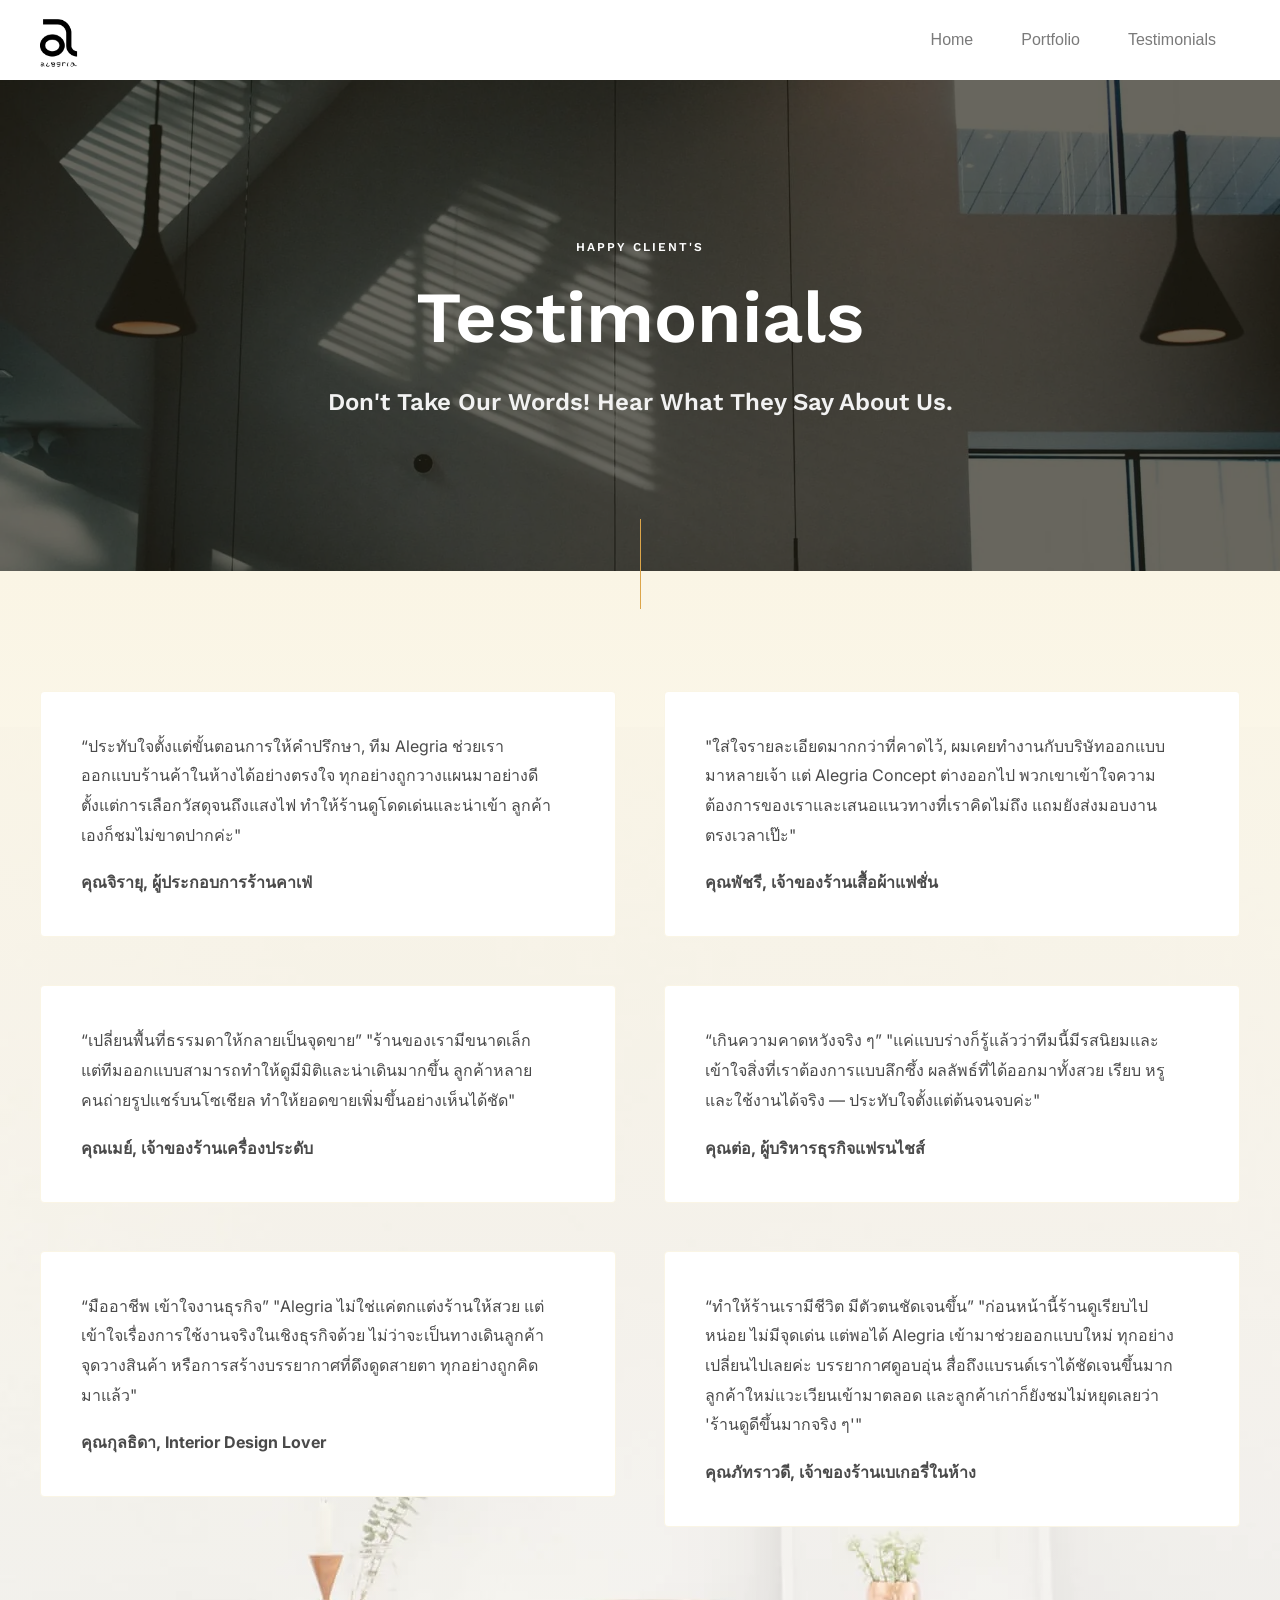
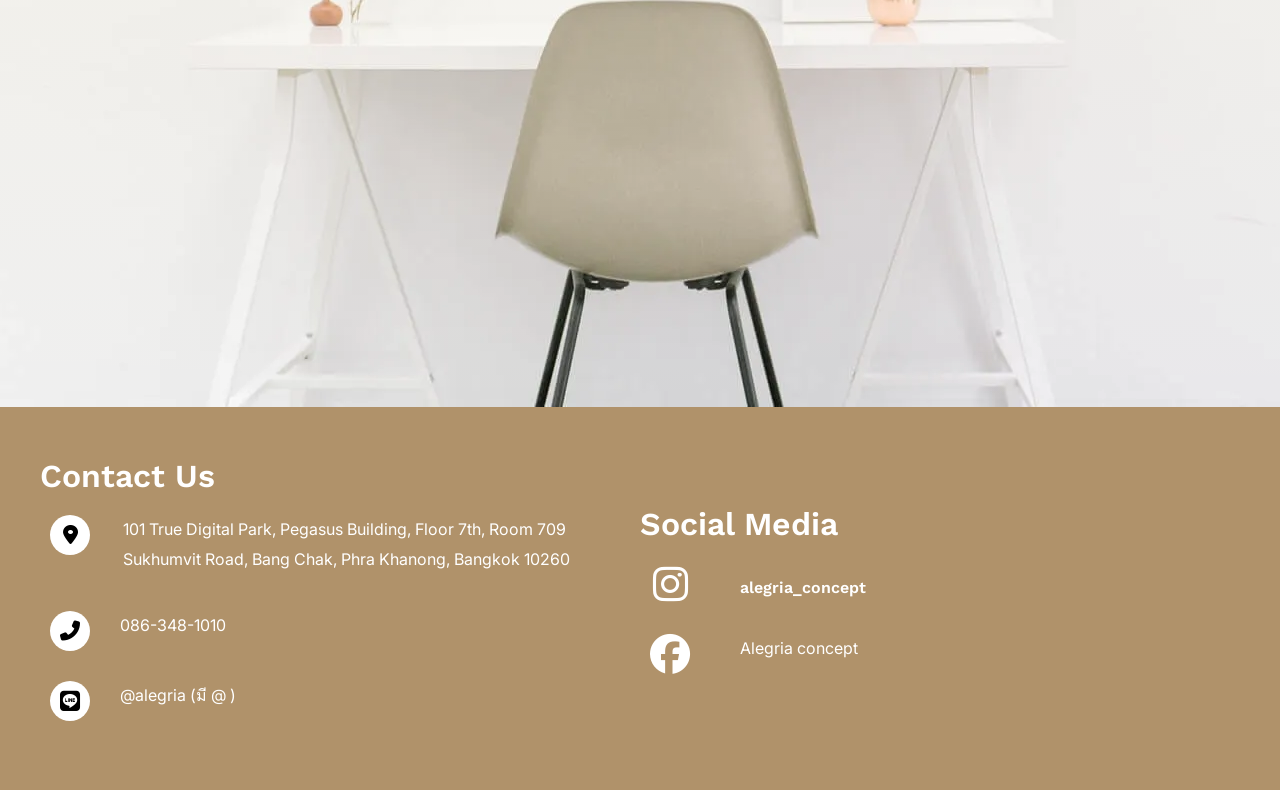
<file: testimonials/index.html>
<!DOCTYPE html>
<html lang="en-US">
  <!-- Mirrored from alegriaconcept.com/testimonials/ by HTTrack Website Copier/3.x [XR&CO'2014], Sat, 18 Jul 2026 03:10:59 GMT -->
  <!-- Added by HTTrack -->
  <meta http-equiv="content-type" content="text/html;charset=UTF-8" />
  <!-- /Added by HTTrack -->
  <head>
    <meta charset="UTF-8">
    <meta name="viewport" content="width=device-width, initial-scale=1">
    <link rel="profile" href="https://gmpg.org/xfn/11">
    <title>Testimonials &#8211; Alegria</title>
    <link rel="stylesheet" id="siteground-optimizer-combined-css-77156f6775409661d8220a78e0bdf0a5" href="../wp-content/uploads/siteground-optimizer-assets/siteground-optimizer-combined-css-77156f6775409661d8220a78e0bdf0a5.css" media="all" />
    <meta name='robots' content='max-image-preview:large' />
    <link rel='dns-prefetch' href='http://fonts.googleapis.com/' />
    <link rel="alternate" type="application/rss+xml" title="Alegria &raquo; Feed" href="../feed/index.html" />
    <link rel="alternate" type="application/rss+xml" title="Alegria &raquo; Comments Feed" href="../comments/feed/index.html" />
    <link rel="alternate" title="oEmbed (JSON)" type="application/json+oembed" href="../wp-json/oembed/1.0/embeda40d.json?url=https%3A%2F%2Falegriaconcept.com%2Ftestimonials%2F" />
    <link rel="alternate" title="oEmbed (XML)" type="text/xml+oembed" href="../wp-json/oembed/1.0/embedeaf4?url=https%3A%2F%2Falegriaconcept.com%2Ftestimonials%2F&amp;format=xml" />
    <style id="wp-img-auto-sizes-contain-inline-css">
      img:is([sizes=auto i], [sizes^="auto,"i]) {
        contain-intrinsic-size: 3000px 1500px
      }

      /*# sourceURL=wp-img-auto-sizes-contain-inline-css */
    </style>
    <style id="astra-theme-css-inline-css">
      :root {
        --ast-post-nav-space: 0;
        --ast-container-default-xlg-padding: 6.67em;
        --ast-container-default-lg-padding: 5.67em;
        --ast-container-default-slg-padding: 4.34em;
        --ast-container-default-md-padding: 3.34em;
        --ast-container-default-sm-padding: 6.67em;
        --ast-container-default-xs-padding: 2.4em;
        --ast-container-default-xxs-padding: 1.4em;
        --ast-code-block-background: #EEEEEE;
        --ast-comment-inputs-background: #FAFAFA;
        --ast-normal-container-width: 1200px;
        --ast-narrow-container-width: 750px;
        --ast-blog-title-font-weight: normal;
        --ast-blog-meta-weight: inherit;
        --ast-global-color-primary: var(--ast-global-color-5);
        --ast-global-color-secondary: var(--ast-global-color-4);
        --ast-global-color-alternate-background: var(--ast-global-color-7);
        --ast-global-color-subtle-background: var(--ast-global-color-6);
        --ast-bg-style-guide: #F8FAFC;
        --ast-shadow-style-guide: 0px 0px 4px 0 #00000057;
        --ast-global-dark-bg-style: #fff;
        --ast-global-dark-lfs: #fbfbfb;
        --ast-widget-bg-color: #fafafa;
        --ast-wc-container-head-bg-color: #fbfbfb;
        --ast-title-layout-bg: #eeeeee;
        --ast-search-border-color: #e7e7e7;
        --ast-lifter-hover-bg: #e6e6e6;
        --ast-gallery-block-color: #000;
        --srfm-color-input-label: var(--ast-global-color-2);
      }

      html {
        font-size: 100%;
      }

      a,
      .page-title {
        color: var(--ast-global-color-0);
      }

      a:hover,
      a:focus {
        color: var(--ast-global-color-1);
      }

      body,
      button,
      input,
      select,
      textarea,
      .ast-button,
      .ast-custom-button {
        font-family: 'Inter', sans-serif;
        font-weight: 400;
        font-size: 16px;
        font-size: 1rem;
      }

      blockquote {
        color: var(--ast-global-color-3);
      }

      p,
      .entry-content p {
        margin-bottom: 1em;
      }

      h1,
      .entry-content h1,
      h2,
      .entry-content h2,
      h3,
      .entry-content h3,
      h4,
      .entry-content h4,
      h5,
      .entry-content h5,
      h6,
      .entry-content h6,
      .site-title,
      .site-title a {
        font-family: 'Work Sans', sans-serif;
        font-weight: 600;
        line-height: 1.1em;
      }

      .site-title {
        font-size: 35px;
        font-size: 2.1875rem;
        display: none;
      }

      header .custom-logo-link img {
        max-width: 50px;
        width: 50px;
      }

      .astra-logo-svg {
        width: 50px;
      }

      .site-header .site-description {
        font-size: 15px;
        font-size: 0.9375rem;
        display: none;
      }

      .entry-title {
        font-size: 30px;
        font-size: 1.875rem;
      }

      .archive .ast-article-post .ast-article-inner,
      .blog .ast-article-post .ast-article-inner,
      .archive .ast-article-post .ast-article-inner:hover,
      .blog .ast-article-post .ast-article-inner:hover {
        overflow: hidden;
      }

      h1,
      .entry-content h1 {
        font-size: 72px;
        font-size: 4.5rem;
        font-weight: 600;
        font-family: 'Work Sans', sans-serif;
        line-height: 1.4em;
      }

      h2,
      .entry-content h2 {
        font-size: 32px;
        font-size: 2rem;
        font-weight: 600;
        font-family: 'Work Sans', sans-serif;
        line-height: 1.2em;
      }

      h3,
      .entry-content h3 {
        font-size: 24px;
        font-size: 1.5rem;
        font-weight: 600;
        font-family: 'Work Sans', sans-serif;
        line-height: 1.2em;
      }

      h4,
      .entry-content h4 {
        font-size: 20px;
        font-size: 1.25rem;
        line-height: 1.2em;
        font-family: 'Work Sans', sans-serif;
      }

      h5,
      .entry-content h5 {
        font-size: 16px;
        font-size: 1rem;
        line-height: 1.2em;
        font-family: 'Work Sans', sans-serif;
      }

      h6,
      .entry-content h6 {
        font-size: 12px;
        font-size: 0.75rem;
        line-height: 1.25em;
        font-family: 'Work Sans', sans-serif;
      }

      ::selection {
        background-color: var(--ast-global-color-0);
        color: #000000;
      }

      body,
      h1,
      .entry-title a,
      .entry-content h1,
      h2,
      .entry-content h2,
      h3,
      .entry-content h3,
      h4,
      .entry-content h4,
      h5,
      .entry-content h5,
      h6,
      .entry-content h6 {
        color: var(--ast-global-color-3);
      }

      .tagcloud a:hover,
      .tagcloud a:focus,
      .tagcloud a.current-item {
        color: #000000;
        border-color: var(--ast-global-color-0);
        background-color: var(--ast-global-color-0);
      }

      input:focus,
      input[type="text"]:focus,
      input[type="email"]:focus,
      input[type="url"]:focus,
      input[type="password"]:focus,
      input[type="reset"]:focus,
      input[type="search"]:focus,
      textarea:focus {
        border-color: var(--ast-global-color-0);
      }

      input[type="radio"]:checked,
      input[type=reset],
      input[type="checkbox"]:checked,
      input[type="checkbox"]:hover:checked,
      input[type="checkbox"]:focus:checked,
      input[type=range]::-webkit-slider-thumb {
        border-color: var(--ast-global-color-0);
        background-color: var(--ast-global-color-0);
        box-shadow: none;
      }

      .site-footer a:hover+.post-count,
      .site-footer a:focus+.post-count {
        background: var(--ast-global-color-0);
        border-color: var(--ast-global-color-0);
      }

      .single .nav-links .nav-previous,
      .single .nav-links .nav-next {
        color: var(--ast-global-color-0);
      }

      .entry-meta,
      .entry-meta * {
        line-height: 1.45;
        color: var(--ast-global-color-0);
      }

      .entry-meta a:not(.ast-button):hover,
      .entry-meta a:not(.ast-button):hover *,
      .entry-meta a:not(.ast-button):focus,
      .entry-meta a:not(.ast-button):focus *,
      .page-links>.page-link,
      .page-links .page-link:hover,
      .post-navigation a:hover {
        color: var(--ast-global-color-1);
      }

      #cat option,
      .secondary .calendar_wrap thead a,
      .secondary .calendar_wrap thead a:visited {
        color: var(--ast-global-color-0);
      }

      .secondary .calendar_wrap #today,
      .ast-progress-val span {
        background: var(--ast-global-color-0);
      }

      .secondary a:hover+.post-count,
      .secondary a:focus+.post-count {
        background: var(--ast-global-color-0);
        border-color: var(--ast-global-color-0);
      }

      .calendar_wrap #today>a {
        color: #000000;
      }

      .page-links .page-link,
      .single .post-navigation a {
        color: var(--ast-global-color-0);
      }

      .ast-search-menu-icon .search-form button.search-submit {
        padding: 0 4px;
      }

      .ast-search-menu-icon form.search-form {
        padding-right: 0;
      }

      .ast-search-menu-icon.slide-search input.search-field {
        width: 0;
      }

      .ast-header-search .ast-search-menu-icon.ast-dropdown-active .search-form,
      .ast-header-search .ast-search-menu-icon.ast-dropdown-active .search-field:focus {
        transition: all 0.2s;
      }

      .search-form input.search-field:focus {
        outline: none;
      }

      .wp-block-latest-posts>li>a {
        color: var(--ast-global-color-2);
      }

      .widget-title,
      .widget .wp-block-heading {
        font-size: 22px;
        font-size: 1.375rem;
        color: var(--ast-global-color-3);
      }

      .ast-search-menu-icon.slide-search a:focus-visible:focus-visible,
      .astra-search-icon:focus-visible,
      #close:focus-visible,
      a:focus-visible,
      .ast-menu-toggle:focus-visible,
      .site .skip-link:focus-visible,
      .wp-block-loginout input:focus-visible,
      .wp-block-search.wp-block-search__button-inside .wp-block-search__inside-wrapper,
      .ast-header-navigation-arrow:focus-visible,
      .woocommerce .wc-proceed-to-checkout>.checkout-button:focus-visible,
      .woocommerce .woocommerce-MyAccount-navigation ul li a:focus-visible,
      .ast-orders-table__row .ast-orders-table__cell:focus-visible,
      .woocommerce .woocommerce-order-details .order-again>.button:focus-visible,
      .woocommerce .woocommerce-message a.button.wc-forward:focus-visible,
      .woocommerce #minus_qty:focus-visible,
      .woocommerce #plus_qty:focus-visible,
      a#ast-apply-coupon:focus-visible,
      .woocommerce .woocommerce-info a:focus-visible,
      .woocommerce .astra-shop-summary-wrap a:focus-visible,
      .woocommerce a.wc-forward:focus-visible,
      #ast-apply-coupon:focus-visible,
      .woocommerce-js .woocommerce-mini-cart-item a.remove:focus-visible,
      #close:focus-visible,
      .button.search-submit:focus-visible,
      #search_submit:focus,
      .normal-search:focus-visible,
      .ast-header-account-wrap:focus-visible,
      .woocommerce .ast-on-card-button.ast-quick-view-trigger:focus {
        outline-style: dotted;
        outline-color: inherit;
        outline-width: thin;
      }

      input:focus,
      input[type="text"]:focus,
      input[type="email"]:focus,
      input[type="url"]:focus,
      input[type="password"]:focus,
      input[type="reset"]:focus,
      input[type="search"]:focus,
      input[type="number"]:focus,
      textarea:focus,
      .wp-block-search__input:focus,
      [data-section="section-header-mobile-trigger"] .ast-button-wrap .ast-mobile-menu-trigger-minimal:focus,
      .ast-mobile-popup-drawer.active .menu-toggle-close:focus,
      .woocommerce-ordering select.orderby:focus,
      #ast-scroll-top:focus,
      #coupon_code:focus,
      .woocommerce-page #comment:focus,
      .woocommerce #reviews #respond input#submit:focus,
      .woocommerce a.add_to_cart_button:focus,
      .woocommerce .button.single_add_to_cart_button:focus,
      .woocommerce .woocommerce-cart-form button:focus,
      .woocommerce .woocommerce-cart-form__cart-item .quantity .qty:focus,
      .woocommerce .woocommerce-billing-fields .woocommerce-billing-fields__field-wrapper .woocommerce-input-wrapper>.input-text:focus,
      .woocommerce #order_comments:focus,
      .woocommerce #place_order:focus,
      .woocommerce .woocommerce-address-fields .woocommerce-address-fields__field-wrapper .woocommerce-input-wrapper>.input-text:focus,
      .woocommerce .woocommerce-MyAccount-content form button:focus,
      .woocommerce .woocommerce-MyAccount-content .woocommerce-EditAccountForm .woocommerce-form-row .woocommerce-Input.input-text:focus,
      .woocommerce .ast-woocommerce-container .woocommerce-pagination ul.page-numbers li a:focus,
      body #content .woocommerce form .form-row .select2-container--default .select2-selection--single:focus,
      #ast-coupon-code:focus,
      .woocommerce.woocommerce-js .quantity input[type=number]:focus,
      .woocommerce-js .woocommerce-mini-cart-item .quantity input[type=number]:focus,
      .woocommerce p#ast-coupon-trigger:focus {
        border-style: dotted;
        border-color: inherit;
        border-width: thin;
      }

      input {
        outline: none;
      }

      .woocommerce-js input[type=text]:focus,
      .woocommerce-js input[type=email]:focus,
      .woocommerce-js textarea:focus,
      input[type=number]:focus,
      .comments-area textarea#comment:focus,
      .comments-area textarea#comment:active,
      .comments-area .ast-comment-formwrap input[type="text"]:focus,
      .comments-area .ast-comment-formwrap input[type="text"]:active {
        outline-style: unset;
        outline-color: inherit;
        outline-width: thin;
      }

      .site-logo-img img {
        transition: all 0.2s linear;
      }

      body .ast-oembed-container * {
        position: absolute;
        top: 0;
        width: 100%;
        height: 100%;
        left: 0;
      }

      body .wp-block-embed-pocket-casts .ast-oembed-container * {
        position: unset;
      }

      .ast-single-post-featured-section+article {
        margin-top: 2em;
      }

      .site-content .ast-single-post-featured-section img {
        width: 100%;
        overflow: hidden;
        object-fit: cover;
      }

      .site>.ast-single-related-posts-container {
        margin-top: 0;
      }

      @media (min-width: 769px) {
        .ast-desktop .ast-container--narrow {
          max-width: var(--ast-narrow-container-width);
          margin: 0 auto;
        }
      }

      .ast-page-builder-template .hentry {
        margin: 0;
      }

      .ast-page-builder-template .site-content>.ast-container {
        max-width: 100%;
        padding: 0;
      }

      .ast-page-builder-template .site .site-content #primary {
        padding: 0;
        margin: 0;
      }

      .ast-page-builder-template .no-results {
        text-align: center;
        margin: 4em auto;
      }

      .ast-page-builder-template .ast-pagination {
        padding: 2em;
      }

      .ast-page-builder-template .entry-header.ast-no-title.ast-no-thumbnail {
        margin-top: 0;
      }

      .ast-page-builder-template .entry-header.ast-header-without-markup {
        margin-top: 0;
        margin-bottom: 0;
      }

      .ast-page-builder-template .entry-header.ast-no-title.ast-no-meta {
        margin-bottom: 0;
      }

      .ast-page-builder-template.single .post-navigation {
        padding-bottom: 2em;
      }

      .ast-page-builder-template.single-post .site-content>.ast-container {
        max-width: 100%;
      }

      .ast-page-builder-template .entry-header {
        margin-top: 4em;
        margin-left: auto;
        margin-right: auto;
        padding-left: 20px;
        padding-right: 20px;
      }

      .single.ast-page-builder-template .entry-header {
        padding-left: 20px;
        padding-right: 20px;
      }

      .ast-page-builder-template .ast-archive-description {
        margin: 4em auto 0;
        padding-left: 20px;
        padding-right: 20px;
      }

      .ast-page-builder-template.ast-no-sidebar .entry-content .alignwide {
        margin-left: 0;
        margin-right: 0;
      }

      @media (max-width:768.9px) {
        #ast-desktop-header {
          display: none;
        }
      }

      @media (min-width:769px) {
        #ast-mobile-header {
          display: none;
        }
      }

      .wp-block-buttons.aligncenter {
        justify-content: center;
      }

      .wp-block-buttons .wp-block-button.is-style-outline .wp-block-button__link.wp-element-button,
      .ast-outline-button,
      .wp-block-uagb-buttons-child .uagb-buttons-repeater.ast-outline-button {
        border-color: var(--ast-global-color-3);
        border-top-width: 2px;
        border-right-width: 2px;
        border-bottom-width: 2px;
        border-left-width: 2px;
        font-family: inherit;
        font-weight: 500;
        font-size: 14px;
        font-size: 0.875rem;
        line-height: 1em;
        border-top-left-radius: 32px;
        border-top-right-radius: 32px;
        border-bottom-right-radius: 32px;
        border-bottom-left-radius: 32px;
      }

      .wp-block-button.is-style-outline .wp-block-button__link:hover,
      .wp-block-buttons .wp-block-button.is-style-outline .wp-block-button__link:focus,
      .wp-block-buttons .wp-block-button.is-style-outline>.wp-block-button__link:not(.has-text-color):hover,
      .wp-block-buttons .wp-block-button.wp-block-button__link.is-style-outline:not(.has-text-color):hover,
      .ast-outline-button:hover,
      .ast-outline-button:focus,
      .wp-block-uagb-buttons-child .uagb-buttons-repeater.ast-outline-button:hover,
      .wp-block-uagb-buttons-child .uagb-buttons-repeater.ast-outline-button:focus {
        background-color: var(--ast-global-color-2);
        border-color: var(--ast-global-color-2);
      }

      .wp-block-button .wp-block-button__link.wp-element-button.is-style-outline:not(.has-background),
      .wp-block-button.is-style-outline>.wp-block-button__link.wp-element-button:not(.has-background),
      .ast-outline-button {
        background-color: rgba(241, 110, 67, 0);
      }

      .entry-content[data-ast-blocks-layout]>figure {
        margin-bottom: 1em;
      }

      .elementor-widget-container .elementor-loop-container .e-loop-item[data-elementor-type="loop-item"] {
        width: 100%;
      }

      .review-rating {
        display: flex;
        align-items: center;
        order: 2;
      }

      @media (max-width:768px) {

        .ast-separate-container #primary,
        .ast-separate-container #secondary {
          padding: 1.5em 0;
        }

        #primary,
        #secondary {
          padding: 1.5em 0;
          margin: 0;
        }

        .ast-left-sidebar #content>.ast-container {
          display: flex;
          flex-direction: column-reverse;
          width: 100%;
        }

        .ast-separate-container .ast-article-post,
        .ast-separate-container .ast-article-single {
          padding: 1.5em 2.14em;
        }

        .ast-author-box img.avatar {
          margin: 20px 0 0 0;
        }
      }

      @media (min-width:769px) {

        .ast-separate-container.ast-right-sidebar #primary,
        .ast-separate-container.ast-left-sidebar #primary {
          border: 0;
        }

        .search-no-results.ast-separate-container #primary {
          margin-bottom: 4em;
        }
      }

      .elementor-widget-button .elementor-button {
        border-style: solid;
        text-decoration: none;
        border-top-width: 1px;
        border-right-width: 1px;
        border-left-width: 1px;
        border-bottom-width: 1px;
      }

      body .elementor-button.elementor-size-sm,
      body .elementor-button.elementor-size-xs,
      body .elementor-button.elementor-size-md,
      body .elementor-button.elementor-size-lg,
      body .elementor-button.elementor-size-xl,
      body .elementor-button {
        border-top-left-radius: 32px;
        border-top-right-radius: 32px;
        border-bottom-right-radius: 32px;
        border-bottom-left-radius: 32px;
        padding-top: 12px;
        padding-right: 20px;
        padding-bottom: 12px;
        padding-left: 20px;
      }

      .elementor-widget-button .elementor-button {
        border-color: var(--ast-global-color-3);
        background-color: rgba(241, 110, 67, 0);
      }

      .elementor-widget-button .elementor-button:hover,
      .elementor-widget-button .elementor-button:focus {
        color: var(--ast-global-color-4);
        background-color: var(--ast-global-color-2);
        border-color: var(--ast-global-color-2);
      }

      .wp-block-button .wp-block-button__link,
      .elementor-widget-button .elementor-button,
      .elementor-widget-button .elementor-button:visited {
        color: var(--ast-global-color-2);
      }

      .elementor-widget-button .elementor-button {
        font-weight: 500;
        font-size: 14px;
        font-size: 0.875rem;
        line-height: 1em;
        text-transform: capitalize;
        letter-spacing: 0;
      }

      body .elementor-button.elementor-size-sm,
      body .elementor-button.elementor-size-xs,
      body .elementor-button.elementor-size-md,
      body .elementor-button.elementor-size-lg,
      body .elementor-button.elementor-size-xl,
      body .elementor-button {
        font-size: 14px;
        font-size: 0.875rem;
      }

      .wp-block-button .wp-block-button__link:hover,
      .wp-block-button .wp-block-button__link:focus {
        color: var(--ast-global-color-4);
        background-color: var(--ast-global-color-2);
        border-color: var(--ast-global-color-2);
      }

      .elementor-widget-heading h1.elementor-heading-title {
        line-height: 1.4em;
      }

      .elementor-widget-heading h2.elementor-heading-title {
        line-height: 1.2em;
      }

      .elementor-widget-heading h3.elementor-heading-title {
        line-height: 1.2em;
      }

      .elementor-widget-heading h4.elementor-heading-title {
        line-height: 1.2em;
      }

      .elementor-widget-heading h5.elementor-heading-title {
        line-height: 1.2em;
      }

      .elementor-widget-heading h6.elementor-heading-title {
        line-height: 1.25em;
      }

      .wp-block-button .wp-block-button__link,
      .wp-block-search .wp-block-search__button,
      body .wp-block-file .wp-block-file__button {
        border-style: solid;
        border-top-width: 1px;
        border-right-width: 1px;
        border-left-width: 1px;
        border-bottom-width: 1px;
        border-color: var(--ast-global-color-3);
        background-color: rgba(241, 110, 67, 0);
        color: var(--ast-global-color-2);
        font-family: inherit;
        font-weight: 500;
        line-height: 1em;
        text-transform: capitalize;
        letter-spacing: 0;
        font-size: 14px;
        font-size: 0.875rem;
        border-top-left-radius: 32px;
        border-top-right-radius: 32px;
        border-bottom-right-radius: 32px;
        border-bottom-left-radius: 32px;
        padding-top: 12px;
        padding-right: 20px;
        padding-bottom: 12px;
        padding-left: 20px;
      }

      .menu-toggle,
      button,
      .ast-button,
      .ast-custom-button,
      .button,
      input#submit,
      input[type="button"],
      input[type="submit"],
      input[type="reset"],
      form[CLASS*="wp-block-search__"].wp-block-search .wp-block-search__inside-wrapper .wp-block-search__button,
      body .wp-block-file .wp-block-file__button,
      .woocommerce-js a.button,
      .woocommerce button.button,
      .woocommerce .woocommerce-message a.button,
      .woocommerce #respond input#submit.alt,
      .woocommerce input.button.alt,
      .woocommerce input.button,
      .woocommerce input.button:disabled,
      .woocommerce input.button:disabled[disabled],
      .woocommerce input.button:disabled:hover,
      .woocommerce input.button:disabled[disabled]:hover,
      .woocommerce #respond input#submit,
      .woocommerce button.button.alt.disabled,
      .wc-block-grid__products .wc-block-grid__product .wp-block-button__link,
      .wc-block-grid__product-onsale,
      [CLASS*="wc-block"] button,
      .woocommerce-js .astra-cart-drawer .astra-cart-drawer-content .woocommerce-mini-cart__buttons .button:not(.checkout):not(.ast-continue-shopping),
      .woocommerce-js .astra-cart-drawer .astra-cart-drawer-content .woocommerce-mini-cart__buttons a.checkout,
      .woocommerce button.button.alt.disabled.wc-variation-selection-needed,
      [CLASS*="wc-block"] .wc-block-components-button {
        border-style: solid;
        border-top-width: 1px;
        border-right-width: 1px;
        border-left-width: 1px;
        border-bottom-width: 1px;
        color: var(--ast-global-color-2);
        border-color: var(--ast-global-color-3);
        background-color: rgba(241, 110, 67, 0);
        padding-top: 12px;
        padding-right: 20px;
        padding-bottom: 12px;
        padding-left: 20px;
        font-family: inherit;
        font-weight: 500;
        font-size: 14px;
        font-size: 0.875rem;
        line-height: 1em;
        text-transform: capitalize;
        letter-spacing: 0;
        border-top-left-radius: 32px;
        border-top-right-radius: 32px;
        border-bottom-right-radius: 32px;
        border-bottom-left-radius: 32px;
      }

      button:focus,
      .menu-toggle:hover,
      button:hover,
      .ast-button:hover,
      .ast-custom-button:hover .button:hover,
      .ast-custom-button:hover,
      input[type=reset]:hover,
      input[type=reset]:focus,
      input#submit:hover,
      input#submit:focus,
      input[type="button"]:hover,
      input[type="button"]:focus,
      input[type="submit"]:hover,
      input[type="submit"]:focus,
      form[CLASS*="wp-block-search__"].wp-block-search .wp-block-search__inside-wrapper .wp-block-search__button:hover,
      form[CLASS*="wp-block-search__"].wp-block-search .wp-block-search__inside-wrapper .wp-block-search__button:focus,
      body .wp-block-file .wp-block-file__button:hover,
      body .wp-block-file .wp-block-file__button:focus,
      .woocommerce-js a.button:hover,
      .woocommerce button.button:hover,
      .woocommerce .woocommerce-message a.button:hover,
      .woocommerce #respond input#submit:hover,
      .woocommerce #respond input#submit.alt:hover,
      .woocommerce input.button.alt:hover,
      .woocommerce input.button:hover,
      .woocommerce button.button.alt.disabled:hover,
      .wc-block-grid__products .wc-block-grid__product .wp-block-button__link:hover,
      [CLASS*="wc-block"] button:hover,
      .woocommerce-js .astra-cart-drawer .astra-cart-drawer-content .woocommerce-mini-cart__buttons .button:not(.checkout):not(.ast-continue-shopping):hover,
      .woocommerce-js .astra-cart-drawer .astra-cart-drawer-content .woocommerce-mini-cart__buttons a.checkout:hover,
      .woocommerce button.button.alt.disabled.wc-variation-selection-needed:hover,
      [CLASS*="wc-block"] .wc-block-components-button:hover,
      [CLASS*="wc-block"] .wc-block-components-button:focus {
        color: var(--ast-global-color-4);
        background-color: var(--ast-global-color-2);
        border-color: var(--ast-global-color-2);
      }

      @media (max-width:768px) {
        .ast-mobile-header-stack .main-header-bar .ast-search-menu-icon {
          display: inline-block;
        }

        .ast-header-break-point.ast-header-custom-item-outside .ast-mobile-header-stack .main-header-bar .ast-search-icon {
          margin: 0;
        }

        .ast-comment-avatar-wrap img {
          max-width: 2.5em;
        }

        .ast-comment-meta {
          padding: 0 1.8888em 1.3333em;
        }

        .ast-separate-container .ast-comment-list li.depth-1 {
          padding: 1.5em 2.14em;
        }

        .ast-separate-container .comment-respond {
          padding: 2em 2.14em;
        }
      }

      @media (min-width:544px) {
        .ast-container {
          max-width: 100%;
        }
      }

      @media (max-width:544px) {

        .ast-separate-container .ast-article-post,
        .ast-separate-container .ast-article-single,
        .ast-separate-container .comments-title,
        .ast-separate-container .ast-archive-description {
          padding: 1.5em 1em;
        }

        .ast-separate-container #content .ast-container {
          padding-left: 0.54em;
          padding-right: 0.54em;
        }

        .ast-separate-container .ast-comment-list .bypostauthor {
          padding: .5em;
        }

        .ast-search-menu-icon.ast-dropdown-active .search-field {
          width: 170px;
        }
      }

      #ast-mobile-header .ast-site-header-cart-li a {
        pointer-events: none;
      }

      body,
      .ast-separate-container {
        background-color: var(--ast-global-color-4);
        background-image: none;
      }

      @media (max-width:768px) {
        .site-title {
          display: none;
        }

        .site-header .site-description {
          display: none;
        }

        h1,
        .entry-content h1 {
          font-size: 56px;
        }

        h2,
        .entry-content h2 {
          font-size: 32px;
        }

        h3,
        .entry-content h3 {
          font-size: 24px;
        }

        h4,
        .entry-content h4 {
          font-size: 20px;
          font-size: 1.25rem;
        }

        h5,
        .entry-content h5 {
          font-size: 16px;
          font-size: 1rem;
        }

        h6,
        .entry-content h6 {
          font-size: 12px;
          font-size: 0.75rem;
        }
      }

      @media (max-width:544px) {
        .site-title {
          display: none;
        }

        .site-header .site-description {
          display: none;
        }

        h1,
        .entry-content h1 {
          font-size: 34px;
        }

        h2,
        .entry-content h2 {
          font-size: 22px;
        }

        h3,
        .entry-content h3 {
          font-size: 18px;
        }

        h4,
        .entry-content h4 {
          font-size: 16px;
          font-size: 1rem;
        }

        h5,
        .entry-content h5 {
          font-size: 14px;
          font-size: 0.875rem;
        }

        h6,
        .entry-content h6 {
          font-size: 12px;
          font-size: 0.75rem;
        }
      }

      @media (max-width:768px) {
        html {
          font-size: 91.2%;
        }
      }

      @media (max-width:544px) {
        html {
          font-size: 91.2%;
        }
      }

      @media (min-width:769px) {
        .ast-container {
          max-width: 1240px;
        }
      }

      @media (min-width:769px) {
        .site-content .ast-container {
          display: flex;
        }
      }

      @media (max-width:768px) {
        .site-content .ast-container {
          flex-direction: column;
        }
      }

      @media (min-width:769px) {
        .single-post .site-content>.ast-container {
          max-width: 1200px;
        }
      }

      @media (min-width:769px) {

        .main-header-menu .sub-menu .menu-item.ast-left-align-sub-menu:hover>.sub-menu,
        .main-header-menu .sub-menu .menu-item.ast-left-align-sub-menu.focus>.sub-menu {
          margin-left: -0px;
        }
      }

      .ast-theme-transparent-header [data-section="section-header-mobile-trigger"] .ast-button-wrap .ast-mobile-menu-trigger-minimal {
        background: transparent;
      }

      .site .comments-area {
        padding-bottom: 3em;
      }

      .footer-widget-area[data-section^="section-fb-html-"] .ast-builder-html-element {
        text-align: center;
      }

      .wp-block-file {
        display: flex;
        align-items: center;
        flex-wrap: wrap;
        justify-content: space-between;
      }

      .wp-block-pullquote {
        border: none;
      }

      .wp-block-pullquote blockquote::before {
        content: "\201D";
        font-family: "Helvetica", sans-serif;
        display: flex;
        transform: rotate(180deg);
        font-size: 6rem;
        font-style: normal;
        line-height: 1;
        font-weight: bold;
        align-items: center;
        justify-content: center;
      }

      .has-text-align-right>blockquote::before {
        justify-content: flex-start;
      }

      .has-text-align-left>blockquote::before {
        justify-content: flex-end;
      }

      figure.wp-block-pullquote.is-style-solid-color blockquote {
        max-width: 100%;
        text-align: inherit;
      }

      :root {
        --wp--custom--ast-default-block-top-padding: 3em;
        --wp--custom--ast-default-block-right-padding: 3em;
        --wp--custom--ast-default-block-bottom-padding: 3em;
        --wp--custom--ast-default-block-left-padding: 3em;
        --wp--custom--ast-container-width: 1200px;
        --wp--custom--ast-content-width-size: 1200px;
        --wp--custom--ast-wide-width-size: calc(1200px + var(--wp--custom--ast-default-block-left-padding) + var(--wp--custom--ast-default-block-right-padding));
      }

      .ast-narrow-container {
        --wp--custom--ast-content-width-size: 750px;
        --wp--custom--ast-wide-width-size: 750px;
      }

      @media(max-width: 768px) {
        :root {
          --wp--custom--ast-default-block-top-padding: 3em;
          --wp--custom--ast-default-block-right-padding: 2em;
          --wp--custom--ast-default-block-bottom-padding: 3em;
          --wp--custom--ast-default-block-left-padding: 2em;
        }
      }

      @media(max-width: 544px) {
        :root {
          --wp--custom--ast-default-block-top-padding: 3em;
          --wp--custom--ast-default-block-right-padding: 1.5em;
          --wp--custom--ast-default-block-bottom-padding: 3em;
          --wp--custom--ast-default-block-left-padding: 1.5em;
        }
      }

      .entry-content>.wp-block-group,
      .entry-content>.wp-block-cover,
      .entry-content>.wp-block-columns {
        padding-top: var(--wp--custom--ast-default-block-top-padding);
        padding-right: var(--wp--custom--ast-default-block-right-padding);
        padding-bottom: var(--wp--custom--ast-default-block-bottom-padding);
        padding-left: var(--wp--custom--ast-default-block-left-padding);
      }

      .ast-plain-container.ast-no-sidebar .entry-content>.alignfull,
      .ast-page-builder-template .ast-no-sidebar .entry-content>.alignfull {
        margin-left: calc(-50vw + 50%);
        margin-right: calc(-50vw + 50%);
        max-width: 100vw;
        width: 100vw;
      }

      .ast-plain-container.ast-no-sidebar .entry-content .alignfull .alignfull,
      .ast-page-builder-template.ast-no-sidebar .entry-content .alignfull .alignfull,
      .ast-plain-container.ast-no-sidebar .entry-content .alignfull .alignwide,
      .ast-page-builder-template.ast-no-sidebar .entry-content .alignfull .alignwide,
      .ast-plain-container.ast-no-sidebar .entry-content .alignwide .alignfull,
      .ast-page-builder-template.ast-no-sidebar .entry-content .alignwide .alignfull,
      .ast-plain-container.ast-no-sidebar .entry-content .alignwide .alignwide,
      .ast-page-builder-template.ast-no-sidebar .entry-content .alignwide .alignwide,
      .ast-plain-container.ast-no-sidebar .entry-content .wp-block-column .alignfull,
      .ast-page-builder-template.ast-no-sidebar .entry-content .wp-block-column .alignfull,
      .ast-plain-container.ast-no-sidebar .entry-content .wp-block-column .alignwide,
      .ast-page-builder-template.ast-no-sidebar .entry-content .wp-block-column .alignwide {
        margin-left: auto;
        margin-right: auto;
        width: 100%;
      }

      [data-ast-blocks-layout] .wp-block-separator:not(.is-style-dots) {
        height: 0;
      }

      [data-ast-blocks-layout] .wp-block-separator {
        margin: 20px auto;
      }

      [data-ast-blocks-layout] .wp-block-separator:not(.is-style-wide):not(.is-style-dots) {
        max-width: 100px;
      }

      [data-ast-blocks-layout] .wp-block-separator.has-background {
        padding: 0;
      }

      .entry-content[data-ast-blocks-layout]>* {
        max-width: var(--wp--custom--ast-content-width-size);
        margin-left: auto;
        margin-right: auto;
      }

      .entry-content[data-ast-blocks-layout]>.alignwide {
        max-width: var(--wp--custom--ast-wide-width-size);
      }

      .entry-content[data-ast-blocks-layout] .alignfull {
        max-width: none;
      }

      .entry-content .wp-block-columns {
        margin-bottom: 0;
      }

      blockquote {
        margin: 1.5em;
        border-color: rgba(0, 0, 0, 0.05);
      }

      .wp-block-quote:not(.has-text-align-right):not(.has-text-align-center) {
        border-left: 5px solid rgba(0, 0, 0, 0.05);
      }

      .has-text-align-right>blockquote,
      blockquote.has-text-align-right {
        border-right: 5px solid rgba(0, 0, 0, 0.05);
      }

      .has-text-align-left>blockquote,
      blockquote.has-text-align-left {
        border-left: 5px solid rgba(0, 0, 0, 0.05);
      }

      .wp-block-site-tagline,
      .wp-block-latest-posts .read-more {
        margin-top: 15px;
      }

      .wp-block-loginout p label {
        display: block;
      }

      .wp-block-loginout p:not(.login-remember):not(.login-submit) input {
        width: 100%;
      }

      .wp-block-loginout input:focus {
        border-color: transparent;
      }

      .wp-block-loginout input:focus {
        outline: thin dotted;
      }

      .entry-content .wp-block-media-text .wp-block-media-text__content {
        padding: 0 0 0 8%;
      }

      .entry-content .wp-block-media-text.has-media-on-the-right .wp-block-media-text__content {
        padding: 0 8% 0 0;
      }

      .entry-content .wp-block-media-text.has-background .wp-block-media-text__content {
        padding: 8%;
      }

      .entry-content .wp-block-cover:not([class*="background-color"]):not(.has-text-color.has-link-color) .wp-block-cover__inner-container,
      .entry-content .wp-block-cover:not([class*="background-color"]) .wp-block-cover-image-text,
      .entry-content .wp-block-cover:not([class*="background-color"]) .wp-block-cover-text,
      .entry-content .wp-block-cover-image:not([class*="background-color"]) .wp-block-cover__inner-container,
      .entry-content .wp-block-cover-image:not([class*="background-color"]) .wp-block-cover-image-text,
      .entry-content .wp-block-cover-image:not([class*="background-color"]) .wp-block-cover-text {
        color: var(--ast-global-color-primary, var(--ast-global-color-5));
      }

      .wp-block-loginout .login-remember input {
        width: 1.1rem;
        height: 1.1rem;
        margin: 0 5px 4px 0;
        vertical-align: middle;
      }

      .wp-block-latest-posts>li>*:first-child,
      .wp-block-latest-posts:not(.is-grid)>li:first-child {
        margin-top: 0;
      }

      .entry-content>.wp-block-buttons,
      .entry-content>.wp-block-uagb-buttons {
        margin-bottom: 1.5em;
      }

      .wp-block-search__inside-wrapper .wp-block-search__input {
        padding: 0 10px;
        color: var(--ast-global-color-3);
        background: var(--ast-global-color-primary, var(--ast-global-color-5));
        border-color: var(--ast-border-color);
      }

      .wp-block-latest-posts .read-more {
        margin-bottom: 1.5em;
      }

      .wp-block-search__no-button .wp-block-search__inside-wrapper .wp-block-search__input {
        padding-top: 5px;
        padding-bottom: 5px;
      }

      .wp-block-latest-posts .wp-block-latest-posts__post-date,
      .wp-block-latest-posts .wp-block-latest-posts__post-author {
        font-size: 1rem;
      }

      .wp-block-latest-posts>li>*,
      .wp-block-latest-posts:not(.is-grid)>li {
        margin-top: 12px;
        margin-bottom: 12px;
      }

      .ast-page-builder-template .entry-content[data-ast-blocks-layout]>*,
      .ast-page-builder-template .entry-content[data-ast-blocks-layout]>.alignfull:not(.wp-block-group):not(.uagb-is-root-container)>* {
        max-width: none;
      }

      .ast-page-builder-template .entry-content[data-ast-blocks-layout]>.alignwide:not(.uagb-is-root-container)>* {
        max-width: var(--wp--custom--ast-wide-width-size);
      }

      .ast-page-builder-template .entry-content[data-ast-blocks-layout]>.inherit-container-width>*,
      .ast-page-builder-template .entry-content[data-ast-blocks-layout]>*:not(.wp-block-group):not(.uagb-is-root-container)>*,
      .entry-content[data-ast-blocks-layout]>.wp-block-cover .wp-block-cover__inner-container {
        max-width: var(--wp--custom--ast-content-width-size);
        margin-left: auto;
        margin-right: auto;
      }

      .entry-content[data-ast-blocks-layout] .wp-block-cover:not(.alignleft):not(.alignright) {
        width: auto;
      }

      @media(max-width: 1200px) {

        .ast-separate-container .entry-content>.alignfull,
        .ast-separate-container .entry-content[data-ast-blocks-layout]>.alignwide,
        .ast-plain-container .entry-content[data-ast-blocks-layout]>.alignwide,
        .ast-plain-container .entry-content .alignfull {
          margin-left: calc(-1 * min(var(--ast-container-default-xlg-padding), 20px));
          margin-right: calc(-1 * min(var(--ast-container-default-xlg-padding), 20px));
        }
      }

      @media(min-width: 1201px) {
        .ast-separate-container .entry-content>.alignfull {
          margin-left: calc(-1 * var(--ast-container-default-xlg-padding));
          margin-right: calc(-1 * var(--ast-container-default-xlg-padding));
        }

        .ast-separate-container .entry-content[data-ast-blocks-layout]>.alignwide,
        .ast-plain-container .entry-content[data-ast-blocks-layout]>.alignwide {
          margin-left: calc(-1 * var(--wp--custom--ast-default-block-left-padding));
          margin-right: calc(-1 * var(--wp--custom--ast-default-block-right-padding));
        }
      }

      @media(min-width: 768px) {

        .ast-separate-container .entry-content .wp-block-group.alignwide:not(.inherit-container-width)> :where(:not(.alignleft):not(.alignright)),
        .ast-plain-container .entry-content .wp-block-group.alignwide:not(.inherit-container-width)> :where(:not(.alignleft):not(.alignright)) {
          max-width: calc(var(--wp--custom--ast-content-width-size) + 80px);
        }

        .ast-plain-container.ast-right-sidebar .entry-content[data-ast-blocks-layout] .alignfull,
        .ast-plain-container.ast-left-sidebar .entry-content[data-ast-blocks-layout] .alignfull {
          margin-left: -60px;
          margin-right: -60px;
        }
      }

      @media(min-width: 544px) {
        .entry-content>.alignleft {
          margin-right: 20px;
        }

        .entry-content>.alignright {
          margin-left: 20px;
        }
      }

      @media (max-width:544px) {
        .wp-block-columns .wp-block-column:not(:last-child) {
          margin-bottom: 20px;
        }

        .wp-block-latest-posts {
          margin: 0;
        }
      }

      @media(max-width: 600px) {

        .entry-content .wp-block-media-text .wp-block-media-text__content,
        .entry-content .wp-block-media-text.has-media-on-the-right .wp-block-media-text__content {
          padding: 8% 0 0;
        }

        .entry-content .wp-block-media-text.has-background .wp-block-media-text__content {
          padding: 8%;
        }
      }

      .ast-page-builder-template .entry-header {
        padding-left: 0;
      }

      .ast-narrow-container .site-content .wp-block-uagb-image--align-full .wp-block-uagb-image__figure {
        max-width: 100%;
        margin-left: auto;
        margin-right: auto;
      }

      :root .has-ast-global-color-0-color {
        color: var(--ast-global-color-0);
      }

      :root .has-ast-global-color-0-background-color {
        background-color: var(--ast-global-color-0);
      }

      :root .wp-block-button .has-ast-global-color-0-color {
        color: var(--ast-global-color-0);
      }

      :root .wp-block-button .has-ast-global-color-0-background-color {
        background-color: var(--ast-global-color-0);
      }

      :root .has-ast-global-color-1-color {
        color: var(--ast-global-color-1);
      }

      :root .has-ast-global-color-1-background-color {
        background-color: var(--ast-global-color-1);
      }

      :root .wp-block-button .has-ast-global-color-1-color {
        color: var(--ast-global-color-1);
      }

      :root .wp-block-button .has-ast-global-color-1-background-color {
        background-color: var(--ast-global-color-1);
      }

      :root .has-ast-global-color-2-color {
        color: var(--ast-global-color-2);
      }

      :root .has-ast-global-color-2-background-color {
        background-color: var(--ast-global-color-2);
      }

      :root .wp-block-button .has-ast-global-color-2-color {
        color: var(--ast-global-color-2);
      }

      :root .wp-block-button .has-ast-global-color-2-background-color {
        background-color: var(--ast-global-color-2);
      }

      :root .has-ast-global-color-3-color {
        color: var(--ast-global-color-3);
      }

      :root .has-ast-global-color-3-background-color {
        background-color: var(--ast-global-color-3);
      }

      :root .wp-block-button .has-ast-global-color-3-color {
        color: var(--ast-global-color-3);
      }

      :root .wp-block-button .has-ast-global-color-3-background-color {
        background-color: var(--ast-global-color-3);
      }

      :root .has-ast-global-color-4-color {
        color: var(--ast-global-color-4);
      }

      :root .has-ast-global-color-4-background-color {
        background-color: var(--ast-global-color-4);
      }

      :root .wp-block-button .has-ast-global-color-4-color {
        color: var(--ast-global-color-4);
      }

      :root .wp-block-button .has-ast-global-color-4-background-color {
        background-color: var(--ast-global-color-4);
      }

      :root .has-ast-global-color-5-color {
        color: var(--ast-global-color-5);
      }

      :root .has-ast-global-color-5-background-color {
        background-color: var(--ast-global-color-5);
      }

      :root .wp-block-button .has-ast-global-color-5-color {
        color: var(--ast-global-color-5);
      }

      :root .wp-block-button .has-ast-global-color-5-background-color {
        background-color: var(--ast-global-color-5);
      }

      :root .has-ast-global-color-6-color {
        color: var(--ast-global-color-6);
      }

      :root .has-ast-global-color-6-background-color {
        background-color: var(--ast-global-color-6);
      }

      :root .wp-block-button .has-ast-global-color-6-color {
        color: var(--ast-global-color-6);
      }

      :root .wp-block-button .has-ast-global-color-6-background-color {
        background-color: var(--ast-global-color-6);
      }

      :root .has-ast-global-color-7-color {
        color: var(--ast-global-color-7);
      }

      :root .has-ast-global-color-7-background-color {
        background-color: var(--ast-global-color-7);
      }

      :root .wp-block-button .has-ast-global-color-7-color {
        color: var(--ast-global-color-7);
      }

      :root .wp-block-button .has-ast-global-color-7-background-color {
        background-color: var(--ast-global-color-7);
      }

      :root .has-ast-global-color-8-color {
        color: var(--ast-global-color-8);
      }

      :root .has-ast-global-color-8-background-color {
        background-color: var(--ast-global-color-8);
      }

      :root .wp-block-button .has-ast-global-color-8-color {
        color: var(--ast-global-color-8);
      }

      :root .wp-block-button .has-ast-global-color-8-background-color {
        background-color: var(--ast-global-color-8);
      }

      :root {
        --ast-global-color-0: #DCA54A;
        --ast-global-color-1: #D09A40;
        --ast-global-color-2: #0F172A;
        --ast-global-color-3: #4A4A4A;
        --ast-global-color-4: #FAF5E5;
        --ast-global-color-5: #FFFFFF;
        --ast-global-color-6: #F0E6C5;
        --ast-global-color-7: #141004;
        --ast-global-color-8: #222222;
      }

      :root {
        --ast-border-color: #dddddd;
      }

      .ast-single-entry-banner {
        -js-display: flex;
        display: flex;
        flex-direction: column;
        justify-content: center;
        text-align: center;
        position: relative;
        background: var(--ast-title-layout-bg);
      }

      .ast-single-entry-banner[data-banner-layout="layout-1"] {
        max-width: 1200px;
        background: inherit;
        padding: 20px 0;
      }

      .ast-single-entry-banner[data-banner-width-type="custom"] {
        margin: 0 auto;
        width: 100%;
      }

      .ast-single-entry-banner+.site-content .entry-header {
        margin-bottom: 0;
      }

      .site .ast-author-avatar {
        --ast-author-avatar-size: ;
      }

      a.ast-underline-text {
        text-decoration: underline;
      }

      .ast-container>.ast-terms-link {
        position: relative;
        display: block;
      }

      a.ast-button.ast-badge-tax {
        padding: 4px 8px;
        border-radius: 3px;
        font-size: inherit;
      }

      header.entry-header .entry-title {
        font-size: 30px;
        font-size: 1.875rem;
      }

      header.entry-header>*:not(:last-child) {
        margin-bottom: 10px;
      }

      .ast-archive-entry-banner {
        -js-display: flex;
        display: flex;
        flex-direction: column;
        justify-content: center;
        text-align: center;
        position: relative;
        background: var(--ast-title-layout-bg);
      }

      .ast-archive-entry-banner[data-banner-width-type="custom"] {
        margin: 0 auto;
        width: 100%;
      }

      .ast-archive-entry-banner[data-banner-layout="layout-1"] {
        background: inherit;
        padding: 20px 0;
        text-align: left;
      }

      body.archive .ast-archive-description {
        max-width: 1200px;
        width: 100%;
        text-align: left;
        padding-top: 3em;
        padding-right: 3em;
        padding-bottom: 3em;
        padding-left: 3em;
      }

      body.archive .ast-archive-description .ast-archive-title,
      body.archive .ast-archive-description .ast-archive-title * {
        font-size: 40px;
        font-size: 2.5rem;
      }

      body.archive .ast-archive-description>*:not(:last-child) {
        margin-bottom: 10px;
      }

      @media (max-width:768px) {
        body.archive .ast-archive-description {
          text-align: left;
        }
      }

      @media (max-width:544px) {
        body.archive .ast-archive-description {
          text-align: left;
        }
      }

      .ast-theme-transparent-header #masthead .site-logo-img .transparent-custom-logo .astra-logo-svg {
        width: 50px;
      }

      .ast-theme-transparent-header #masthead .site-logo-img .transparent-custom-logo img {
        max-width: 50px;
        width: 50px;
      }

      @media (min-width:768px) {
        .ast-theme-transparent-header #masthead {
          position: absolute;
          left: 0;
          right: 0;
        }

        .ast-theme-transparent-header .main-header-bar,
        .ast-theme-transparent-header.ast-header-break-point .main-header-bar {
          background: none;
        }

        body.elementor-editor-active.ast-theme-transparent-header #masthead,
        .fl-builder-edit .ast-theme-transparent-header #masthead,
        body.vc_editor.ast-theme-transparent-header #masthead,
        body.brz-ed.ast-theme-transparent-header #masthead {
          z-index: 0;
        }

        .ast-header-break-point.ast-replace-site-logo-transparent.ast-theme-transparent-header .custom-mobile-logo-link {
          display: none;
        }

        .ast-header-break-point.ast-replace-site-logo-transparent.ast-theme-transparent-header .transparent-custom-logo {
          display: inline-block;
        }

        .ast-theme-transparent-header .ast-above-header,
        .ast-theme-transparent-header .ast-above-header.ast-above-header-bar {
          background-image: none;
          background-color: transparent;
        }

        .ast-theme-transparent-header .ast-below-header,
        .ast-theme-transparent-header .ast-below-header.ast-below-header-bar {
          background-image: none;
          background-color: transparent;
        }
      }

      .ast-theme-transparent-header .ast-builder-menu .main-header-menu,
      .ast-theme-transparent-header .ast-builder-menu .main-header-menu .menu-link,
      .ast-theme-transparent-header [CLASS*="ast-builder-menu-"] .main-header-menu .menu-item>.menu-link,
      .ast-theme-transparent-header .ast-masthead-custom-menu-items,
      .ast-theme-transparent-header .ast-masthead-custom-menu-items a,
      .ast-theme-transparent-header .ast-builder-menu .main-header-menu .menu-item>.ast-menu-toggle,
      .ast-theme-transparent-header .ast-builder-menu .main-header-menu .menu-item>.ast-menu-toggle,
      .ast-theme-transparent-header .ast-above-header-navigation a,
      .ast-header-break-point.ast-theme-transparent-header .ast-above-header-navigation a,
      .ast-header-break-point.ast-theme-transparent-header .ast-above-header-navigation>ul.ast-above-header-menu>.menu-item-has-children:not(.current-menu-item)>.ast-menu-toggle,
      .ast-theme-transparent-header .ast-below-header-menu,
      .ast-theme-transparent-header .ast-below-header-menu a,
      .ast-header-break-point.ast-theme-transparent-header .ast-below-header-menu a,
      .ast-header-break-point.ast-theme-transparent-header .ast-below-header-menu,
      .ast-theme-transparent-header .main-header-menu .menu-link {
        color: var(--ast-global-color-4);
      }

      .ast-theme-transparent-header .ast-builder-menu .main-header-menu .menu-item:hover>.menu-link,
      .ast-theme-transparent-header .ast-builder-menu .main-header-menu .menu-item:hover>.ast-menu-toggle,
      .ast-theme-transparent-header .ast-builder-menu .main-header-menu .ast-masthead-custom-menu-items a:hover,
      .ast-theme-transparent-header .ast-builder-menu .main-header-menu .focus>.menu-link,
      .ast-theme-transparent-header .ast-builder-menu .main-header-menu .focus>.ast-menu-toggle,
      .ast-theme-transparent-header .ast-builder-menu .main-header-menu .current-menu-item>.menu-link,
      .ast-theme-transparent-header .ast-builder-menu .main-header-menu .current-menu-ancestor>.menu-link,
      .ast-theme-transparent-header .ast-builder-menu .main-header-menu .current-menu-item>.ast-menu-toggle,
      .ast-theme-transparent-header .ast-builder-menu .main-header-menu .current-menu-ancestor>.ast-menu-toggle,
      .ast-theme-transparent-header [CLASS*="ast-builder-menu-"] .main-header-menu .current-menu-item>.menu-link,
      .ast-theme-transparent-header [CLASS*="ast-builder-menu-"] .main-header-menu .current-menu-ancestor>.menu-link,
      .ast-theme-transparent-header [CLASS*="ast-builder-menu-"] .main-header-menu .current-menu-item>.ast-menu-toggle,
      .ast-theme-transparent-header [CLASS*="ast-builder-menu-"] .main-header-menu .current-menu-ancestor>.ast-menu-toggle,
      .ast-theme-transparent-header .main-header-menu .menu-item:hover>.menu-link,
      .ast-theme-transparent-header .main-header-menu .current-menu-item>.menu-link,
      .ast-theme-transparent-header .main-header-menu .current-menu-ancestor>.menu-link {
        color: var(--ast-global-color-5);
      }

      .ast-theme-transparent-header .ast-builder-menu .main-header-menu .menu-item .sub-menu .menu-link,
      .ast-theme-transparent-header .main-header-menu .menu-item .sub-menu .menu-link {
        background-color: transparent;
      }

      @media (max-width:768px) {
        .ast-theme-transparent-header #masthead {
          position: absolute;
          left: 0;
          right: 0;
        }

        .ast-theme-transparent-header .main-header-bar,
        .ast-theme-transparent-header.ast-header-break-point .main-header-bar {
          background: none;
        }

        body.elementor-editor-active.ast-theme-transparent-header #masthead,
        .fl-builder-edit .ast-theme-transparent-header #masthead,
        body.vc_editor.ast-theme-transparent-header #masthead,
        body.brz-ed.ast-theme-transparent-header #masthead {
          z-index: 0;
        }

        .ast-header-break-point.ast-replace-site-logo-transparent.ast-theme-transparent-header .custom-mobile-logo-link {
          display: none;
        }

        .ast-header-break-point.ast-replace-site-logo-transparent.ast-theme-transparent-header .transparent-custom-logo {
          display: inline-block;
        }

        .ast-theme-transparent-header .ast-above-header,
        .ast-theme-transparent-header .ast-above-header.ast-above-header-bar {
          background-image: none;
          background-color: transparent;
        }

        .ast-theme-transparent-header .ast-below-header,
        .ast-theme-transparent-header .ast-below-header.ast-below-header-bar {
          background-image: none;
          background-color: transparent;
        }
      }

      @media (max-width:768px) {

        .ast-theme-transparent-header.ast-header-break-point .ast-builder-menu .main-header-menu,
        .ast-theme-transparent-header.ast-header-break-point .ast-builder-menu.main-header-menu .sub-menu,
        .ast-theme-transparent-header.ast-header-break-point .ast-builder-menu.main-header-menu,
        .ast-theme-transparent-header.ast-header-break-point .ast-builder-menu .main-header-bar-wrap .main-header-menu,
        .ast-flyout-menu-enable.ast-header-break-point.ast-theme-transparent-header .main-header-bar-navigation .site-navigation,
        .ast-fullscreen-menu-enable.ast-header-break-point.ast-theme-transparent-header .main-header-bar-navigation .site-navigation,
        .ast-flyout-above-menu-enable.ast-header-break-point.ast-theme-transparent-header .ast-above-header-navigation-wrap .ast-above-header-navigation,
        .ast-flyout-below-menu-enable.ast-header-break-point.ast-theme-transparent-header .ast-below-header-navigation-wrap .ast-below-header-actual-nav,
        .ast-fullscreen-above-menu-enable.ast-header-break-point.ast-theme-transparent-header .ast-above-header-navigation-wrap,
        .ast-fullscreen-below-menu-enable.ast-header-break-point.ast-theme-transparent-header .ast-below-header-navigation-wrap,
        .ast-theme-transparent-header .main-header-menu .menu-link {
          background-color: var(--ast-global-color-4);
        }

        .ast-theme-transparent-header .ast-builder-menu .main-header-menu,
        .ast-theme-transparent-header .ast-builder-menu .main-header-menu .menu-link,
        .ast-theme-transparent-header [CLASS*="ast-builder-menu-"] .main-header-menu .menu-item>.menu-link,
        .ast-theme-transparent-header .ast-masthead-custom-menu-items,
        .ast-theme-transparent-header .ast-masthead-custom-menu-items a,
        .ast-theme-transparent-header .ast-builder-menu .main-header-menu .menu-item>.ast-menu-toggle,
        .ast-theme-transparent-header .ast-builder-menu .main-header-menu .menu-item>.ast-menu-toggle,
        .ast-theme-transparent-header .main-header-menu .menu-link {
          color: var(--ast-global-color-3);
        }

        .ast-theme-transparent-header .ast-builder-menu .main-header-menu .menu-item:hover>.menu-link,
        .ast-theme-transparent-header .ast-builder-menu .main-header-menu .menu-item:hover>.ast-menu-toggle,
        .ast-theme-transparent-header .ast-builder-menu .main-header-menu .ast-masthead-custom-menu-items a:hover,
        .ast-theme-transparent-header .ast-builder-menu .main-header-menu .focus>.menu-link,
        .ast-theme-transparent-header .ast-builder-menu .main-header-menu .focus>.ast-menu-toggle,
        .ast-theme-transparent-header .ast-builder-menu .main-header-menu .current-menu-item>.menu-link,
        .ast-theme-transparent-header .ast-builder-menu .main-header-menu .current-menu-ancestor>.menu-link,
        .ast-theme-transparent-header .ast-builder-menu .main-header-menu .current-menu-item>.ast-menu-toggle,
        .ast-theme-transparent-header .ast-builder-menu .main-header-menu .current-menu-ancestor>.ast-menu-toggle,
        .ast-theme-transparent-header [CLASS*="ast-builder-menu-"] .main-header-menu .current-menu-item>.menu-link,
        .ast-theme-transparent-header [CLASS*="ast-builder-menu-"] .main-header-menu .current-menu-ancestor>.menu-link,
        .ast-theme-transparent-header [CLASS*="ast-builder-menu-"] .main-header-menu .current-menu-item>.ast-menu-toggle,
        .ast-theme-transparent-header [CLASS*="ast-builder-menu-"] .main-header-menu .current-menu-ancestor>.ast-menu-toggle,
        .ast-theme-transparent-header .main-header-menu .menu-item:hover>.menu-link,
        .ast-theme-transparent-header .main-header-menu .current-menu-item>.menu-link,
        .ast-theme-transparent-header .main-header-menu .current-menu-ancestor>.menu-link {
          color: var(--ast-global-color-2);
        }
      }

      @media (max-width:544px) {

        .ast-theme-transparent-header.ast-header-break-point .ast-builder-menu .main-header-menu,
        .ast-theme-transparent-header.ast-header-break-point .ast-builder-menu.main-header-menu .sub-menu,
        .ast-theme-transparent-header.ast-header-break-point .ast-builder-menu.main-header-menu,
        .ast-theme-transparent-header.ast-header-break-point .ast-builder-menu .main-header-bar-wrap .main-header-menu,
        .ast-flyout-menu-enable.ast-header-break-point.ast-theme-transparent-header .main-header-bar-navigation .site-navigation,
        .ast-fullscreen-menu-enable.ast-header-break-point.ast-theme-transparent-header .main-header-bar-navigation .site-navigation,
        .ast-flyout-above-menu-enable.ast-header-break-point.ast-theme-transparent-header .ast-above-header-navigation-wrap .ast-above-header-navigation,
        .ast-flyout-below-menu-enable.ast-header-break-point.ast-theme-transparent-header .ast-below-header-navigation-wrap .ast-below-header-actual-nav,
        .ast-fullscreen-above-menu-enable.ast-header-break-point.ast-theme-transparent-header .ast-above-header-navigation-wrap,
        .ast-fullscreen-below-menu-enable.ast-header-break-point.ast-theme-transparent-header .ast-below-header-navigation-wrap,
        .ast-theme-transparent-header .main-header-menu .menu-link {
          background-color: #eaeaea;
        }
      }

      .ast-theme-transparent-header #ast-desktop-header>.ast-main-header-wrap>.main-header-bar,
      .ast-theme-transparent-header.ast-header-break-point #ast-mobile-header>.ast-main-header-wrap>.main-header-bar {
        border-bottom-width: 0px;
        border-bottom-style: solid;
      }

      .ast-breadcrumbs .trail-browse,
      .ast-breadcrumbs .trail-items,
      .ast-breadcrumbs .trail-items li {
        display: inline-block;
        margin: 0;
        padding: 0;
        border: none;
        background: inherit;
        text-indent: 0;
        text-decoration: none;
      }

      .ast-breadcrumbs .trail-browse {
        font-size: inherit;
        font-style: inherit;
        font-weight: inherit;
        color: inherit;
      }

      .ast-breadcrumbs .trail-items {
        list-style: none;
      }

      .trail-items li::after {
        padding: 0 0.3em;
        content: "\00bb";
      }

      .trail-items li:last-of-type::after {
        display: none;
      }

      h1,
      .entry-content h1,
      h2,
      .entry-content h2,
      h3,
      .entry-content h3,
      h4,
      .entry-content h4,
      h5,
      .entry-content h5,
      h6,
      .entry-content h6 {
        color: var(--ast-global-color-2);
      }

      @media (max-width:768px) {

        .ast-builder-grid-row-container.ast-builder-grid-row-tablet-3-firstrow .ast-builder-grid-row>*:first-child,
        .ast-builder-grid-row-container.ast-builder-grid-row-tablet-3-lastrow .ast-builder-grid-row>*:last-child {
          grid-column: 1 / -1;
        }
      }

      @media (max-width:544px) {

        .ast-builder-grid-row-container.ast-builder-grid-row-mobile-3-firstrow .ast-builder-grid-row>*:first-child,
        .ast-builder-grid-row-container.ast-builder-grid-row-mobile-3-lastrow .ast-builder-grid-row>*:last-child {
          grid-column: 1 / -1;
        }
      }

      .ast-builder-layout-element[data-section="title_tagline"] {
        display: flex;
      }

      @media (max-width:768px) {
        .ast-header-break-point .ast-builder-layout-element[data-section="title_tagline"] {
          display: flex;
        }
      }

      @media (max-width:544px) {
        .ast-header-break-point .ast-builder-layout-element[data-section="title_tagline"] {
          display: flex;
        }
      }

      .ast-builder-menu-1 {
        font-family: inherit;
        font-weight: inherit;
      }

      .ast-builder-menu-1 .sub-menu,
      .ast-builder-menu-1 .inline-on-mobile .sub-menu {
        border-top-width: 2px;
        border-bottom-width: 0px;
        border-right-width: 0px;
        border-left-width: 0px;
        border-color: var(--ast-global-color-0);
        border-style: solid;
      }

      .ast-builder-menu-1 .sub-menu .sub-menu {
        top: -2px;
      }

      .ast-builder-menu-1 .main-header-menu>.menu-item>.sub-menu,
      .ast-builder-menu-1 .main-header-menu>.menu-item>.astra-full-megamenu-wrapper {
        margin-top: 0px;
      }

      .ast-desktop .ast-builder-menu-1 .main-header-menu>.menu-item>.sub-menu:before,
      .ast-desktop .ast-builder-menu-1 .main-header-menu>.menu-item>.astra-full-megamenu-wrapper:before {
        height: calc(0px + 2px + 5px);
      }

      .ast-desktop .ast-builder-menu-1 .menu-item .sub-menu .menu-link {
        border-style: none;
      }

      @media (max-width:768px) {
        .ast-builder-menu-1 .main-header-menu .menu-item>.menu-link {
          color: var(--ast-global-color-3);
        }

        .ast-builder-menu-1 .menu-item>.ast-menu-toggle {
          color: var(--ast-global-color-3);
        }

        .ast-builder-menu-1 .menu-item:hover>.menu-link,
        .ast-builder-menu-1 .inline-on-mobile .menu-item:hover>.ast-menu-toggle {
          color: var(--ast-global-color-2);
        }

        .ast-builder-menu-1 .menu-item:hover>.ast-menu-toggle {
          color: var(--ast-global-color-2);
        }

        .ast-builder-menu-1 .menu-item.current-menu-item>.menu-link,
        .ast-builder-menu-1 .inline-on-mobile .menu-item.current-menu-item>.ast-menu-toggle,
        .ast-builder-menu-1 .current-menu-ancestor>.menu-link,
        .ast-builder-menu-1 .current-menu-ancestor>.ast-menu-toggle {
          color: var(--ast-global-color-2);
        }

        .ast-builder-menu-1 .menu-item.current-menu-item>.ast-menu-toggle {
          color: var(--ast-global-color-2);
        }

        .ast-header-break-point .ast-builder-menu-1 .menu-item.menu-item-has-children>.ast-menu-toggle {
          top: 0;
        }

        .ast-builder-menu-1 .inline-on-mobile .menu-item.menu-item-has-children>.ast-menu-toggle {
          right: -15px;
        }

        .ast-builder-menu-1 .menu-item-has-children>.menu-link:after {
          content: unset;
        }

        .ast-builder-menu-1 .main-header-menu>.menu-item>.sub-menu,
        .ast-builder-menu-1 .main-header-menu>.menu-item>.astra-full-megamenu-wrapper {
          margin-top: 0;
        }
      }

      @media (max-width:544px) {
        .ast-header-break-point .ast-builder-menu-1 .menu-item.menu-item-has-children>.ast-menu-toggle {
          top: 0;
        }

        .ast-builder-menu-1 .main-header-menu>.menu-item>.sub-menu,
        .ast-builder-menu-1 .main-header-menu>.menu-item>.astra-full-megamenu-wrapper {
          margin-top: 0;
        }
      }

      .ast-builder-menu-1 {
        display: flex;
      }

      @media (max-width:768px) {
        .ast-header-break-point .ast-builder-menu-1 {
          display: flex;
        }
      }

      @media (max-width:544px) {
        .ast-header-break-point .ast-builder-menu-1 {
          display: flex;
        }
      }

      .site-below-footer-wrap {
        padding-top: 20px;
        padding-bottom: 20px;
      }

      .site-below-footer-wrap[data-section="section-below-footer-builder"] {
        background-image: none;
        min-height: 80px;
        border-style: solid;
        border-width: 0px;
        border-top-width: 1px;
        border-top-color: rgba(250, 250, 250, 0.16);
      }

      .site-below-footer-wrap[data-section="section-below-footer-builder"] .ast-builder-grid-row {
        max-width: 1200px;
        min-height: 80px;
        margin-left: auto;
        margin-right: auto;
      }

      .site-below-footer-wrap[data-section="section-below-footer-builder"] .ast-builder-grid-row,
      .site-below-footer-wrap[data-section="section-below-footer-builder"] .site-footer-section {
        align-items: center;
      }

      .site-below-footer-wrap[data-section="section-below-footer-builder"].ast-footer-row-inline .site-footer-section {
        display: flex;
        margin-bottom: 0;
      }

      .ast-builder-grid-row-2-equal .ast-builder-grid-row {
        grid-template-columns: repeat(2, 1fr);
      }

      @media (max-width:768px) {
        .site-below-footer-wrap[data-section="section-below-footer-builder"].ast-footer-row-tablet-inline .site-footer-section {
          display: flex;
          margin-bottom: 0;
        }

        .site-below-footer-wrap[data-section="section-below-footer-builder"].ast-footer-row-tablet-stack .site-footer-section {
          display: block;
          margin-bottom: 10px;
        }

        .ast-builder-grid-row-container.ast-builder-grid-row-tablet-2-equal .ast-builder-grid-row {
          grid-template-columns: repeat(2, 1fr);
        }
      }

      @media (max-width:544px) {
        .site-below-footer-wrap[data-section="section-below-footer-builder"].ast-footer-row-mobile-inline .site-footer-section {
          display: flex;
          margin-bottom: 0;
        }

        .site-below-footer-wrap[data-section="section-below-footer-builder"].ast-footer-row-mobile-stack .site-footer-section {
          display: block;
          margin-bottom: 10px;
        }

        .ast-builder-grid-row-container.ast-builder-grid-row-mobile-full .ast-builder-grid-row {
          grid-template-columns: 1fr;
        }
      }

      .site-below-footer-wrap[data-section="section-below-footer-builder"] {
        padding-top: 32px;
        padding-bottom: 32px;
        padding-left: 30px;
        padding-right: 30px;
      }

      @media (max-width:768px) {
        .site-below-footer-wrap[data-section="section-below-footer-builder"] {
          padding-top: 32px;
          padding-bottom: 32px;
          padding-left: 25px;
          padding-right: 25px;
        }
      }

      .site-below-footer-wrap[data-section="section-below-footer-builder"] {
        display: grid;
      }

      @media (max-width:768px) {
        .ast-header-break-point .site-below-footer-wrap[data-section="section-below-footer-builder"] {
          display: grid;
        }
      }

      @media (max-width:544px) {
        .ast-header-break-point .site-below-footer-wrap[data-section="section-below-footer-builder"] {
          display: grid;
        }
      }

      .ast-builder-html-element img.alignnone {
        display: inline-block;
      }

      .ast-builder-html-element p:first-child {
        margin-top: 0;
      }

      .ast-builder-html-element p:last-child {
        margin-bottom: 0;
      }

      .ast-header-break-point .main-header-bar .ast-builder-html-element {
        line-height: 1.85714285714286;
      }

      .footer-widget-area[data-section="section-fb-html-1"] .ast-builder-html-element {
        color: var(--ast-global-color-5);
      }

      .footer-widget-area[data-section="section-fb-html-1"] {
        display: block;
      }

      @media (max-width:768px) {
        .ast-header-break-point .footer-widget-area[data-section="section-fb-html-1"] {
          display: block;
        }
      }

      @media (max-width:544px) {
        .ast-header-break-point .footer-widget-area[data-section="section-fb-html-1"] {
          display: block;
        }
      }

      .footer-widget-area[data-section="section-fb-html-1"] .ast-builder-html-element {
        text-align: right;
      }

      @media (max-width:768px) {
        .footer-widget-area[data-section="section-fb-html-1"] .ast-builder-html-element {
          text-align: right;
        }
      }

      @media (max-width:544px) {
        .footer-widget-area[data-section="section-fb-html-1"] .ast-builder-html-element {
          text-align: center;
        }
      }

      .ast-footer-copyright {
        text-align: left;
      }

      .ast-footer-copyright {
        color: var(--ast-global-color-5);
      }

      @media (max-width:768px) {
        .ast-footer-copyright {
          text-align: left;
        }
      }

      @media (max-width:544px) {
        .ast-footer-copyright {
          text-align: center;
        }
      }

      .ast-footer-copyright.ast-builder-layout-element {
        display: flex;
      }

      @media (max-width:768px) {
        .ast-header-break-point .ast-footer-copyright.ast-builder-layout-element {
          display: flex;
        }
      }

      @media (max-width:544px) {
        .ast-header-break-point .ast-footer-copyright.ast-builder-layout-element {
          display: flex;
        }
      }

      .site-footer {
        background-color: var(--ast-global-color-2);
        background-image: none;
      }

      .site-primary-footer-wrap {
        padding-top: 45px;
        padding-bottom: 45px;
      }

      .site-primary-footer-wrap[data-section="section-primary-footer-builder"] {
        background-image: none;
        border-style: solid;
        border-width: 0px;
        border-top-width: 1px;
        border-top-color: rgba(0, 0, 0, 0.04);
      }

      .site-primary-footer-wrap[data-section="section-primary-footer-builder"] .ast-builder-grid-row {
        max-width: 1200px;
        margin-left: auto;
        margin-right: auto;
      }

      .site-primary-footer-wrap[data-section="section-primary-footer-builder"] .ast-builder-grid-row,
      .site-primary-footer-wrap[data-section="section-primary-footer-builder"] .site-footer-section {
        align-items: flex-start;
      }

      .site-primary-footer-wrap[data-section="section-primary-footer-builder"].ast-footer-row-inline .site-footer-section {
        display: flex;
        margin-bottom: 0;
      }

      .ast-builder-grid-row-4-equal .ast-builder-grid-row {
        grid-template-columns: repeat(4, 1fr);
      }

      @media (max-width:768px) {
        .site-primary-footer-wrap[data-section="section-primary-footer-builder"].ast-footer-row-tablet-inline .site-footer-section {
          display: flex;
          margin-bottom: 0;
        }

        .site-primary-footer-wrap[data-section="section-primary-footer-builder"].ast-footer-row-tablet-stack .site-footer-section {
          display: block;
          margin-bottom: 10px;
        }

        .ast-builder-grid-row-container.ast-builder-grid-row-tablet-4-equal .ast-builder-grid-row {
          grid-template-columns: repeat(4, 1fr);
        }
      }

      @media (max-width:544px) {
        .site-primary-footer-wrap[data-section="section-primary-footer-builder"].ast-footer-row-mobile-inline .site-footer-section {
          display: flex;
          margin-bottom: 0;
        }

        .site-primary-footer-wrap[data-section="section-primary-footer-builder"].ast-footer-row-mobile-stack .site-footer-section {
          display: block;
          margin-bottom: 10px;
        }

        .ast-builder-grid-row-container.ast-builder-grid-row-mobile-full .ast-builder-grid-row {
          grid-template-columns: 1fr;
        }
      }

      .site-primary-footer-wrap[data-section="section-primary-footer-builder"] {
        padding-top: 120px;
        padding-bottom: 80px;
        padding-left: 30px;
        padding-right: 30px;
      }

      @media (max-width:768px) {
        .site-primary-footer-wrap[data-section="section-primary-footer-builder"] {
          padding-top: 60px;
          padding-bottom: 60px;
          padding-left: 25px;
          padding-right: 25px;
        }
      }

      @media (max-width:544px) {
        .site-primary-footer-wrap[data-section="section-primary-footer-builder"] {
          padding-top: 60px;
          padding-bottom: 60px;
          padding-left: 20px;
          padding-right: 20px;
        }
      }

      .site-primary-footer-wrap[data-section="section-primary-footer-builder"] {
        display: grid;
      }

      @media (max-width:768px) {
        .ast-header-break-point .site-primary-footer-wrap[data-section="section-primary-footer-builder"] {
          display: grid;
        }
      }

      @media (max-width:544px) {
        .ast-header-break-point .site-primary-footer-wrap[data-section="section-primary-footer-builder"] {
          display: grid;
        }
      }

      .footer-widget-area[data-section="sidebar-widgets-footer-widget-1"].footer-widget-area-inner {
        text-align: left;
      }

      @media (max-width:768px) {
        .footer-widget-area[data-section="sidebar-widgets-footer-widget-1"].footer-widget-area-inner {
          text-align: left;
        }
      }

      @media (max-width:544px) {
        .footer-widget-area[data-section="sidebar-widgets-footer-widget-1"].footer-widget-area-inner {
          text-align: left;
        }
      }

      .footer-widget-area[data-section="sidebar-widgets-footer-widget-2"].footer-widget-area-inner {
        text-align: left;
      }

      @media (max-width:768px) {
        .footer-widget-area[data-section="sidebar-widgets-footer-widget-2"].footer-widget-area-inner {
          text-align: left;
        }
      }

      @media (max-width:544px) {
        .footer-widget-area[data-section="sidebar-widgets-footer-widget-2"].footer-widget-area-inner {
          text-align: left;
        }
      }

      .footer-widget-area[data-section="sidebar-widgets-footer-widget-3"].footer-widget-area-inner {
        text-align: left;
      }

      @media (max-width:768px) {
        .footer-widget-area[data-section="sidebar-widgets-footer-widget-3"].footer-widget-area-inner {
          text-align: left;
        }
      }

      @media (max-width:544px) {
        .footer-widget-area[data-section="sidebar-widgets-footer-widget-3"].footer-widget-area-inner {
          text-align: left;
        }
      }

      .footer-widget-area[data-section="sidebar-widgets-footer-widget-4"].footer-widget-area-inner {
        text-align: left;
      }

      @media (max-width:768px) {
        .footer-widget-area[data-section="sidebar-widgets-footer-widget-4"].footer-widget-area-inner {
          text-align: left;
        }
      }

      @media (max-width:544px) {
        .footer-widget-area[data-section="sidebar-widgets-footer-widget-4"].footer-widget-area-inner {
          text-align: left;
        }
      }

      .footer-widget-area[data-section="sidebar-widgets-footer-widget-1"].footer-widget-area-inner {
        color: var(--ast-global-color-5);
      }

      .footer-widget-area[data-section="sidebar-widgets-footer-widget-1"] {
        display: block;
      }

      @media (max-width:768px) {
        .ast-header-break-point .footer-widget-area[data-section="sidebar-widgets-footer-widget-1"] {
          display: block;
        }
      }

      @media (max-width:544px) {
        .ast-header-break-point .footer-widget-area[data-section="sidebar-widgets-footer-widget-1"] {
          display: block;
        }
      }

      .footer-widget-area[data-section="sidebar-widgets-footer-widget-2"].footer-widget-area-inner a {
        color: var(--ast-global-color-5);
      }

      .footer-widget-area[data-section="sidebar-widgets-footer-widget-2"].footer-widget-area-inner a:hover {
        color: var(--ast-global-color-4);
      }

      .footer-widget-area[data-section="sidebar-widgets-footer-widget-2"] .widget-title,
      .footer-widget-area[data-section="sidebar-widgets-footer-widget-2"] h1,
      .footer-widget-area[data-section="sidebar-widgets-footer-widget-2"] .widget-area h1,
      .footer-widget-area[data-section="sidebar-widgets-footer-widget-2"] h2,
      .footer-widget-area[data-section="sidebar-widgets-footer-widget-2"] .widget-area h2,
      .footer-widget-area[data-section="sidebar-widgets-footer-widget-2"] h3,
      .footer-widget-area[data-section="sidebar-widgets-footer-widget-2"] .widget-area h3,
      .footer-widget-area[data-section="sidebar-widgets-footer-widget-2"] h4,
      .footer-widget-area[data-section="sidebar-widgets-footer-widget-2"] .widget-area h4,
      .footer-widget-area[data-section="sidebar-widgets-footer-widget-2"] h5,
      .footer-widget-area[data-section="sidebar-widgets-footer-widget-2"] .widget-area h5,
      .footer-widget-area[data-section="sidebar-widgets-footer-widget-2"] h6,
      .footer-widget-area[data-section="sidebar-widgets-footer-widget-2"] .widget-area h6 {
        color: var(--ast-global-color-4);
      }

      .footer-widget-area[data-section="sidebar-widgets-footer-widget-2"] {
        display: block;
      }

      @media (max-width:768px) {
        .ast-header-break-point .footer-widget-area[data-section="sidebar-widgets-footer-widget-2"] {
          display: block;
        }
      }

      @media (max-width:544px) {
        .ast-header-break-point .footer-widget-area[data-section="sidebar-widgets-footer-widget-2"] {
          display: block;
        }
      }

      .footer-widget-area[data-section="sidebar-widgets-footer-widget-3"].footer-widget-area-inner a {
        color: var(--ast-global-color-5);
      }

      .footer-widget-area[data-section="sidebar-widgets-footer-widget-3"].footer-widget-area-inner a:hover {
        color: var(--ast-global-color-4);
      }

      .footer-widget-area[data-section="sidebar-widgets-footer-widget-3"] .widget-title,
      .footer-widget-area[data-section="sidebar-widgets-footer-widget-3"] h1,
      .footer-widget-area[data-section="sidebar-widgets-footer-widget-3"] .widget-area h1,
      .footer-widget-area[data-section="sidebar-widgets-footer-widget-3"] h2,
      .footer-widget-area[data-section="sidebar-widgets-footer-widget-3"] .widget-area h2,
      .footer-widget-area[data-section="sidebar-widgets-footer-widget-3"] h3,
      .footer-widget-area[data-section="sidebar-widgets-footer-widget-3"] .widget-area h3,
      .footer-widget-area[data-section="sidebar-widgets-footer-widget-3"] h4,
      .footer-widget-area[data-section="sidebar-widgets-footer-widget-3"] .widget-area h4,
      .footer-widget-area[data-section="sidebar-widgets-footer-widget-3"] h5,
      .footer-widget-area[data-section="sidebar-widgets-footer-widget-3"] .widget-area h5,
      .footer-widget-area[data-section="sidebar-widgets-footer-widget-3"] h6,
      .footer-widget-area[data-section="sidebar-widgets-footer-widget-3"] .widget-area h6 {
        color: var(--ast-global-color-4);
      }

      .footer-widget-area[data-section="sidebar-widgets-footer-widget-3"] {
        display: block;
      }

      @media (max-width:768px) {
        .ast-header-break-point .footer-widget-area[data-section="sidebar-widgets-footer-widget-3"] {
          display: block;
        }
      }

      @media (max-width:544px) {
        .ast-header-break-point .footer-widget-area[data-section="sidebar-widgets-footer-widget-3"] {
          display: block;
        }
      }

      .footer-widget-area[data-section="sidebar-widgets-footer-widget-4"].footer-widget-area-inner a {
        color: var(--ast-global-color-5);
      }

      .footer-widget-area[data-section="sidebar-widgets-footer-widget-4"].footer-widget-area-inner a:hover {
        color: var(--ast-global-color-4);
      }

      .footer-widget-area[data-section="sidebar-widgets-footer-widget-4"] .widget-title,
      .footer-widget-area[data-section="sidebar-widgets-footer-widget-4"] h1,
      .footer-widget-area[data-section="sidebar-widgets-footer-widget-4"] .widget-area h1,
      .footer-widget-area[data-section="sidebar-widgets-footer-widget-4"] h2,
      .footer-widget-area[data-section="sidebar-widgets-footer-widget-4"] .widget-area h2,
      .footer-widget-area[data-section="sidebar-widgets-footer-widget-4"] h3,
      .footer-widget-area[data-section="sidebar-widgets-footer-widget-4"] .widget-area h3,
      .footer-widget-area[data-section="sidebar-widgets-footer-widget-4"] h4,
      .footer-widget-area[data-section="sidebar-widgets-footer-widget-4"] .widget-area h4,
      .footer-widget-area[data-section="sidebar-widgets-footer-widget-4"] h5,
      .footer-widget-area[data-section="sidebar-widgets-footer-widget-4"] .widget-area h5,
      .footer-widget-area[data-section="sidebar-widgets-footer-widget-4"] h6,
      .footer-widget-area[data-section="sidebar-widgets-footer-widget-4"] .widget-area h6 {
        color: var(--ast-global-color-4);
      }

      .footer-widget-area[data-section="sidebar-widgets-footer-widget-4"] {
        display: block;
      }

      @media (max-width:768px) {
        .ast-header-break-point .footer-widget-area[data-section="sidebar-widgets-footer-widget-4"] {
          display: block;
        }
      }

      @media (max-width:544px) {
        .ast-header-break-point .footer-widget-area[data-section="sidebar-widgets-footer-widget-4"] {
          display: block;
        }
      }

      .elementor-widget-heading .elementor-heading-title {
        margin: 0;
      }

      .elementor-page .ast-menu-toggle {
        color: unset !important;
        background: unset !important;
      }

      .elementor-post.elementor-grid-item.hentry {
        margin-bottom: 0;
      }

      .woocommerce div.product .elementor-element.elementor-products-grid .related.products ul.products li.product,
      .elementor-element .elementor-wc-products .woocommerce[class*='columns-'] ul.products li.product {
        width: auto;
        margin: 0;
        float: none;
      }

      body .elementor hr {
        background-color: #ccc;
        margin: 0;
      }

      .ast-left-sidebar .elementor-section.elementor-section-stretched,
      .ast-right-sidebar .elementor-section.elementor-section-stretched {
        max-width: 100%;
        left: 0 !important;
      }

      .elementor-posts-container [CLASS*="ast-width-"] {
        width: 100%;
      }

      .elementor-template-full-width .ast-container {
        display: block;
      }

      .elementor-screen-only,
      .screen-reader-text,
      .screen-reader-text span,
      .ui-helper-hidden-accessible {
        top: 0 !important;
      }

      @media (max-width:544px) {
        .elementor-element .elementor-wc-products .woocommerce[class*="columns-"] ul.products li.product {
          width: auto;
          margin: 0;
        }

        .elementor-element .woocommerce .woocommerce-result-count {
          float: none;
        }
      }

      .ast-header-break-point .main-header-bar {
        border-bottom-width: 0px;
      }

      @media (min-width:769px) {
        .main-header-bar {
          border-bottom-width: 0px;
        }
      }

      .main-header-menu .menu-item,
      #astra-footer-menu .menu-item,
      .main-header-bar .ast-masthead-custom-menu-items {
        -js-display: flex;
        display: flex;
        -webkit-box-pack: center;
        -webkit-justify-content: center;
        -moz-box-pack: center;
        -ms-flex-pack: center;
        justify-content: center;
        -webkit-box-orient: vertical;
        -webkit-box-direction: normal;
        -webkit-flex-direction: column;
        -moz-box-orient: vertical;
        -moz-box-direction: normal;
        -ms-flex-direction: column;
        flex-direction: column;
      }

      .main-header-menu>.menu-item>.menu-link,
      #astra-footer-menu>.menu-item>.menu-link {
        height: 100%;
        -webkit-box-align: center;
        -webkit-align-items: center;
        -moz-box-align: center;
        -ms-flex-align: center;
        align-items: center;
        -js-display: flex;
        display: flex;
      }

      .header-main-layout-1 .ast-flex.main-header-container,
      .header-main-layout-3 .ast-flex.main-header-container {
        -webkit-align-content: center;
        -ms-flex-line-pack: center;
        align-content: center;
        -webkit-box-align: center;
        -webkit-align-items: center;
        -moz-box-align: center;
        -ms-flex-align: center;
        align-items: center;
      }

      .ast-header-break-point .main-navigation ul .menu-item .menu-link .icon-arrow:first-of-type svg {
        top: .2em;
        margin-top: 0px;
        margin-left: 0px;
        width: .65em;
        transform: translate(0, -2px) rotateZ(270deg);
      }

      .ast-mobile-popup-content .ast-submenu-expanded>.ast-menu-toggle {
        transform: rotateX(180deg);
        overflow-y: auto;
      }

      @media (min-width:769px) {
        .ast-builder-menu .main-navigation>ul>li:last-child a {
          margin-right: 0;
        }
      }

      .ast-separate-container .ast-article-inner {
        background-color: transparent;
        background-image: none;
      }

      .ast-separate-container .ast-article-post {
        background-color: var(--ast-global-color-5);
        background-image: none;
      }

      @media (max-width:768px) {
        .ast-separate-container .ast-article-post {
          background-color: var(--ast-global-color-5);
          background-image: none;
        }
      }

      @media (max-width:544px) {
        .ast-separate-container .ast-article-post {
          background-color: var(--ast-global-color-5);
          background-image: none;
        }
      }

      .ast-separate-container .ast-article-single:not(.ast-related-post),
      .woocommerce.ast-separate-container .ast-woocommerce-container,
      .ast-separate-container .error-404,
      .ast-separate-container .no-results,
      .single.ast-separate-container .ast-author-meta,
      .ast-separate-container .related-posts-title-wrapper,
      .ast-separate-container .comments-count-wrapper,
      .ast-box-layout.ast-plain-container .site-content,
      .ast-padded-layout.ast-plain-container .site-content,
      .ast-separate-container .ast-archive-description,
      .ast-separate-container .comments-area .comment-respond,
      .ast-separate-container .comments-area .ast-comment-list li,
      .ast-separate-container .comments-area .comments-title {
        background-color: var(--ast-global-color-5);
        background-image: none;
      }

      @media (max-width:768px) {

        .ast-separate-container .ast-article-single:not(.ast-related-post),
        .woocommerce.ast-separate-container .ast-woocommerce-container,
        .ast-separate-container .error-404,
        .ast-separate-container .no-results,
        .single.ast-separate-container .ast-author-meta,
        .ast-separate-container .related-posts-title-wrapper,
        .ast-separate-container .comments-count-wrapper,
        .ast-box-layout.ast-plain-container .site-content,
        .ast-padded-layout.ast-plain-container .site-content,
        .ast-separate-container .ast-archive-description {
          background-color: var(--ast-global-color-5);
          background-image: none;
        }
      }

      @media (max-width:544px) {

        .ast-separate-container .ast-article-single:not(.ast-related-post),
        .woocommerce.ast-separate-container .ast-woocommerce-container,
        .ast-separate-container .error-404,
        .ast-separate-container .no-results,
        .single.ast-separate-container .ast-author-meta,
        .ast-separate-container .related-posts-title-wrapper,
        .ast-separate-container .comments-count-wrapper,
        .ast-box-layout.ast-plain-container .site-content,
        .ast-padded-layout.ast-plain-container .site-content,
        .ast-separate-container .ast-archive-description {
          background-color: var(--ast-global-color-5);
          background-image: none;
        }
      }

      .ast-separate-container.ast-two-container #secondary .widget {
        background-color: var(--ast-global-color-5);
        background-image: none;
      }

      @media (max-width:768px) {
        .ast-separate-container.ast-two-container #secondary .widget {
          background-color: var(--ast-global-color-5);
          background-image: none;
        }
      }

      @media (max-width:544px) {
        .ast-separate-container.ast-two-container #secondary .widget {
          background-color: var(--ast-global-color-5);
          background-image: none;
        }
      }

      .ast-mobile-header-content>*,
      .ast-desktop-header-content>* {
        padding: 10px 0;
        height: auto;
      }

      .ast-mobile-header-content>*:first-child,
      .ast-desktop-header-content>*:first-child {
        padding-top: 10px;
      }

      .ast-mobile-header-content>.ast-builder-menu,
      .ast-desktop-header-content>.ast-builder-menu {
        padding-top: 0;
      }

      .ast-mobile-header-content>*:last-child,
      .ast-desktop-header-content>*:last-child {
        padding-bottom: 0;
      }

      .ast-mobile-header-content .ast-search-menu-icon.ast-inline-search label,
      .ast-desktop-header-content .ast-search-menu-icon.ast-inline-search label {
        width: 100%;
      }

      .ast-desktop-header-content .main-header-bar-navigation .ast-submenu-expanded>.ast-menu-toggle::before {
        transform: rotateX(180deg);
      }

      #ast-desktop-header .ast-desktop-header-content,
      .ast-mobile-header-content .ast-search-icon,
      .ast-desktop-header-content .ast-search-icon,
      .ast-mobile-header-wrap .ast-mobile-header-content,
      .ast-main-header-nav-open.ast-popup-nav-open .ast-mobile-header-wrap .ast-mobile-header-content,
      .ast-main-header-nav-open.ast-popup-nav-open .ast-desktop-header-content {
        display: none;
      }

      .ast-main-header-nav-open.ast-header-break-point #ast-desktop-header .ast-desktop-header-content,
      .ast-main-header-nav-open.ast-header-break-point .ast-mobile-header-wrap .ast-mobile-header-content {
        display: block;
      }

      .ast-desktop .ast-desktop-header-content .astra-menu-animation-slide-up>.menu-item>.sub-menu,
      .ast-desktop .ast-desktop-header-content .astra-menu-animation-slide-up>.menu-item .menu-item>.sub-menu,
      .ast-desktop .ast-desktop-header-content .astra-menu-animation-slide-down>.menu-item>.sub-menu,
      .ast-desktop .ast-desktop-header-content .astra-menu-animation-slide-down>.menu-item .menu-item>.sub-menu,
      .ast-desktop .ast-desktop-header-content .astra-menu-animation-fade>.menu-item>.sub-menu,
      .ast-desktop .ast-desktop-header-content .astra-menu-animation-fade>.menu-item .menu-item>.sub-menu {
        opacity: 1;
        visibility: visible;
      }

      .ast-hfb-header.ast-default-menu-enable.ast-header-break-point .ast-mobile-header-wrap .ast-mobile-header-content .main-header-bar-navigation {
        width: unset;
        margin: unset;
      }

      .ast-mobile-header-content.content-align-flex-end .main-header-bar-navigation .menu-item-has-children>.ast-menu-toggle,
      .ast-desktop-header-content.content-align-flex-end .main-header-bar-navigation .menu-item-has-children>.ast-menu-toggle {
        left: calc(20px - 0.907em);
        right: auto;
      }

      .ast-mobile-header-content .ast-search-menu-icon,
      .ast-mobile-header-content .ast-search-menu-icon.slide-search,
      .ast-desktop-header-content .ast-search-menu-icon,
      .ast-desktop-header-content .ast-search-menu-icon.slide-search {
        width: 100%;
        position: relative;
        display: block;
        right: auto;
        transform: none;
      }

      .ast-mobile-header-content .ast-search-menu-icon.slide-search .search-form,
      .ast-mobile-header-content .ast-search-menu-icon .search-form,
      .ast-desktop-header-content .ast-search-menu-icon.slide-search .search-form,
      .ast-desktop-header-content .ast-search-menu-icon .search-form {
        right: 0;
        visibility: visible;
        opacity: 1;
        position: relative;
        top: auto;
        transform: none;
        padding: 0;
        display: block;
        overflow: hidden;
      }

      .ast-mobile-header-content .ast-search-menu-icon.ast-inline-search .search-field,
      .ast-mobile-header-content .ast-search-menu-icon .search-field,
      .ast-desktop-header-content .ast-search-menu-icon.ast-inline-search .search-field,
      .ast-desktop-header-content .ast-search-menu-icon .search-field {
        width: 100%;
        padding-right: 5.5em;
      }

      .ast-mobile-header-content .ast-search-menu-icon .search-submit,
      .ast-desktop-header-content .ast-search-menu-icon .search-submit {
        display: block;
        position: absolute;
        height: 100%;
        top: 0;
        right: 0;
        padding: 0 1em;
        border-radius: 0;
      }

      .ast-hfb-header.ast-default-menu-enable.ast-header-break-point .ast-mobile-header-wrap .ast-mobile-header-content .main-header-bar-navigation ul .sub-menu .menu-link {
        padding-left: 30px;
      }

      .ast-hfb-header.ast-default-menu-enable.ast-header-break-point .ast-mobile-header-wrap .ast-mobile-header-content .main-header-bar-navigation .sub-menu .menu-item .menu-item .menu-link {
        padding-left: 40px;
      }

      .ast-mobile-popup-drawer.active .ast-mobile-popup-inner {
        background-color: #ffffff;
        ;
      }

      .ast-mobile-header-wrap .ast-mobile-header-content,
      .ast-desktop-header-content {
        background-color: #ffffff;
        ;
      }

      .ast-mobile-popup-content>*,
      .ast-mobile-header-content>*,
      .ast-desktop-popup-content>*,
      .ast-desktop-header-content>* {
        padding-top: 0px;
        padding-bottom: 0px;
      }

      .content-align-flex-start .ast-builder-layout-element {
        justify-content: flex-start;
      }

      .content-align-flex-start .main-header-menu {
        text-align: left;
      }

      .ast-mobile-popup-drawer.active .menu-toggle-close {
        color: #3a3a3a;
      }

      .ast-mobile-header-wrap .ast-primary-header-bar,
      .ast-primary-header-bar .site-primary-header-wrap {
        min-height: 70px;
      }

      .ast-desktop .ast-primary-header-bar .main-header-menu>.menu-item {
        line-height: 70px;
      }

      .ast-header-break-point #masthead .ast-mobile-header-wrap .ast-primary-header-bar,
      .ast-header-break-point #masthead .ast-mobile-header-wrap .ast-below-header-bar,
      .ast-header-break-point #masthead .ast-mobile-header-wrap .ast-above-header-bar {
        padding-left: 20px;
        padding-right: 20px;
      }

      .ast-header-break-point .ast-primary-header-bar {
        border-bottom-width: 0px;
        border-bottom-style: solid;
      }

      @media (min-width:769px) {
        .ast-primary-header-bar {
          border-bottom-width: 0px;
          border-bottom-style: solid;
        }
      }

      .ast-primary-header-bar {
        background-color: var(--ast-global-color-5);
        background-image: none;
      }

      .ast-primary-header-bar {
        display: block;
      }

      @media (max-width:768px) {
        .ast-header-break-point .ast-primary-header-bar {
          display: grid;
        }
      }

      @media (max-width:544px) {
        .ast-header-break-point .ast-primary-header-bar {
          display: grid;
        }
      }

      [data-section="section-header-mobile-trigger"] .ast-button-wrap .ast-mobile-menu-trigger-minimal {
        color: var(--ast-global-color-4);
        border: none;
        background: transparent;
      }

      [data-section="section-header-mobile-trigger"] .ast-button-wrap .mobile-menu-toggle-icon .ast-mobile-svg {
        width: 20px;
        height: 20px;
        fill: var(--ast-global-color-4);
      }

      [data-section="section-header-mobile-trigger"] .ast-button-wrap .mobile-menu-wrap .mobile-menu {
        color: var(--ast-global-color-4);
      }

      :root {
        --e-global-color-astglobalcolor0: #DCA54A;
        --e-global-color-astglobalcolor1: #D09A40;
        --e-global-color-astglobalcolor2: #0F172A;
        --e-global-color-astglobalcolor3: #4A4A4A;
        --e-global-color-astglobalcolor4: #FAF5E5;
        --e-global-color-astglobalcolor5: #FFFFFF;
        --e-global-color-astglobalcolor6: #F0E6C5;
        --e-global-color-astglobalcolor7: #141004;
        --e-global-color-astglobalcolor8: #222222;
      }

      /*# sourceURL=astra-theme-css-inline-css */
    </style>
    <link rel='stylesheet' id='astra-google-fonts-css' href='https://fonts.googleapis.com/css?family=Inter:400%2C300%2C700|Work+Sans:600%2C700&amp;display=fallback&amp;ver=4.10.0' media='all' />
    <style id="presto-player-popup-trigger-style-inline-css">
      :where(.wp-block-presto-player-popup-trigger) {
        /* reduce specificity */
        display: grid;
        gap: 1rem;
        cursor: pointer;
      }

      /* Play icon overlay for popup image trigger variation */
      :where(.presto-popup-image-trigger) {
        position: relative;
        cursor: pointer;
      }

      :where(.presto-popup-image-trigger)::before {
        content: "";
        position: absolute;
        top: 50%;
        left: 50%;
        transform: translate(-50%, -50%);
        width: 48px;
        height: 48px;
        background-image: url("../wp-content/plugins/presto-player/img/play-button.svg");
        background-size: contain;
        background-repeat: no-repeat;
        background-position: center;
        z-index: 10;
        pointer-events: none;
      }

      :where(.presto-popup-image-trigger img) {
        display: block;
        width: 100%;
        height: auto;
        filter: brightness(0.5);
      }

      /*# sourceURL=https://alegriaconcept.com/wp-content/plugins/presto-player/src/admin/blocks/blocks/popup-trigger/style.css */
    </style>
    <style id="presto-player-popup-media-style-inline-css">
      .wp-block-presto-player-popup.is-selected .wp-block-presto-player-popup-media {
        display: initial;
      }

      .wp-block-presto-player-popup.has-child-selected .wp-block-presto-player-popup-media {
        display: initial;
      }

      .presto-popup__overlay {
        position: fixed;
        top: 0;
        left: 0;
        z-index: 100000;
        overflow: hidden;
        width: 100%;
        height: 100vh;
        box-sizing: border-box;
        padding: 0 5%;
        visibility: hidden;
        opacity: 0;
        display: flex;
        align-items: center;
        justify-content: center;
        transition:
          opacity 0.2s ease,
          visibility 0.2s ease;
        --presto-popup-media-width: 1280px;
        --presto-popup-background-color: rgba(0, 0, 0, 0.917);
      }

      .presto-popup--active {
        visibility: visible;
        opacity: 1;
      }

      .presto-popup--active .presto-popup__content {
        transform: scale(1);
      }

      .presto-popup__content {
        position: relative;
        z-index: 9999999999;
        width: 100%;
        max-width: var(--presto-popup-media-width);
        transform: scale(0.9);
        transition: transform 0.2s ease;
      }

      .presto-popup__close-button {
        position: absolute;
        top: calc(env(safe-area-inset-top) + 16px);
        right: calc(env(safe-area-inset-right) + 16px);
        padding: 0;
        cursor: pointer;
        z-index: 5000000;
        min-width: 24px;
        min-height: 24px;
        width: 24px;
        height: 24px;
        display: flex;
        align-items: center;
        justify-content: center;
        border: none;
        background: none;
        box-shadow: none;
        transition: opacity 0.2s ease;
      }

      .presto-popup__close-button:hover,
      .presto-popup__close-button:focus {
        opacity: 0.8;
        background: none;
        border: none;
      }

      .presto-popup__close-button:not(:hover):not(:active):not(.has-background) {
        background: none;
        border: none;
      }

      .presto-popup__close-button svg {
        width: 24px;
        height: 24px;
        fill: white;
      }

      .presto-popup__scrim {
        width: 100%;
        height: 100%;
        position: absolute;
        z-index: 2000000;
        background-color: var(--presto-popup-background-color, rgb(255, 255, 255));
      }

      .presto-popup__speak {
        position: absolute;
        width: 1px;
        height: 1px;
        padding: 0;
        margin: -1px;
        overflow: hidden;
        clip: rect(0, 0, 0, 0);
        white-space: nowrap;
        border: 0;
      }

      /*# sourceURL=https://alegriaconcept.com/wp-content/plugins/presto-player/src/admin/blocks/blocks/popup-media/style.css */
    </style>
    <style id="global-styles-inline-css">
      :root {
        --wp--preset--aspect-ratio--square: 1;
        --wp--preset--aspect-ratio--4-3: 4/3;
        --wp--preset--aspect-ratio--3-4: 3/4;
        --wp--preset--aspect-ratio--3-2: 3/2;
        --wp--preset--aspect-ratio--2-3: 2/3;
        --wp--preset--aspect-ratio--16-9: 16/9;
        --wp--preset--aspect-ratio--9-16: 9/16;
        --wp--preset--color--black: #000000;
        --wp--preset--color--cyan-bluish-gray: #abb8c3;
        --wp--preset--color--white: #ffffff;
        --wp--preset--color--pale-pink: #f78da7;
        --wp--preset--color--vivid-red: #cf2e2e;
        --wp--preset--color--luminous-vivid-orange: #ff6900;
        --wp--preset--color--luminous-vivid-amber: #fcb900;
        --wp--preset--color--light-green-cyan: #7bdcb5;
        --wp--preset--color--vivid-green-cyan: #00d084;
        --wp--preset--color--pale-cyan-blue: #8ed1fc;
        --wp--preset--color--vivid-cyan-blue: #0693e3;
        --wp--preset--color--vivid-purple: #9b51e0;
        --wp--preset--color--ast-global-color-0: var(--ast-global-color-0);
        --wp--preset--color--ast-global-color-1: var(--ast-global-color-1);
        --wp--preset--color--ast-global-color-2: var(--ast-global-color-2);
        --wp--preset--color--ast-global-color-3: var(--ast-global-color-3);
        --wp--preset--color--ast-global-color-4: var(--ast-global-color-4);
        --wp--preset--color--ast-global-color-5: var(--ast-global-color-5);
        --wp--preset--color--ast-global-color-6: var(--ast-global-color-6);
        --wp--preset--color--ast-global-color-7: var(--ast-global-color-7);
        --wp--preset--color--ast-global-color-8: var(--ast-global-color-8);
        --wp--preset--gradient--vivid-cyan-blue-to-vivid-purple: linear-gradient(135deg, rgb(6, 147, 227) 0%, rgb(155, 81, 224) 100%);
        --wp--preset--gradient--light-green-cyan-to-vivid-green-cyan: linear-gradient(135deg, rgb(122, 220, 180) 0%, rgb(0, 208, 130) 100%);
        --wp--preset--gradient--luminous-vivid-amber-to-luminous-vivid-orange: linear-gradient(135deg, rgb(252, 185, 0) 0%, rgb(255, 105, 0) 100%);
        --wp--preset--gradient--luminous-vivid-orange-to-vivid-red: linear-gradient(135deg, rgb(255, 105, 0) 0%, rgb(207, 46, 46) 100%);
        --wp--preset--gradient--very-light-gray-to-cyan-bluish-gray: linear-gradient(135deg, rgb(238, 238, 238) 0%, rgb(169, 184, 195) 100%);
        --wp--preset--gradient--cool-to-warm-spectrum: linear-gradient(135deg, rgb(74, 234, 220) 0%, rgb(151, 120, 209) 20%, rgb(207, 42, 186) 40%, rgb(238, 44, 130) 60%, rgb(251, 105, 98) 80%, rgb(254, 248, 76) 100%);
        --wp--preset--gradient--blush-light-purple: linear-gradient(135deg, rgb(255, 206, 236) 0%, rgb(152, 150, 240) 100%);
        --wp--preset--gradient--blush-bordeaux: linear-gradient(135deg, rgb(254, 205, 165) 0%, rgb(254, 45, 45) 50%, rgb(107, 0, 62) 100%);
        --wp--preset--gradient--luminous-dusk: linear-gradient(135deg, rgb(255, 203, 112) 0%, rgb(199, 81, 192) 50%, rgb(65, 88, 208) 100%);
        --wp--preset--gradient--pale-ocean: linear-gradient(135deg, rgb(255, 245, 203) 0%, rgb(182, 227, 212) 50%, rgb(51, 167, 181) 100%);
        --wp--preset--gradient--electric-grass: linear-gradient(135deg, rgb(202, 248, 128) 0%, rgb(113, 206, 126) 100%);
        --wp--preset--gradient--midnight: linear-gradient(135deg, rgb(2, 3, 129) 0%, rgb(40, 116, 252) 100%);
        --wp--preset--font-size--small: 13px;
        --wp--preset--font-size--medium: 20px;
        --wp--preset--font-size--large: 36px;
        --wp--preset--font-size--x-large: 42px;
        --wp--preset--spacing--20: 0.44rem;
        --wp--preset--spacing--30: 0.67rem;
        --wp--preset--spacing--40: 1rem;
        --wp--preset--spacing--50: 1.5rem;
        --wp--preset--spacing--60: 2.25rem;
        --wp--preset--spacing--70: 3.38rem;
        --wp--preset--spacing--80: 5.06rem;
        --wp--preset--shadow--natural: 6px 6px 9px rgba(0, 0, 0, 0.2);
        --wp--preset--shadow--deep: 12px 12px 50px rgba(0, 0, 0, 0.4);
        --wp--preset--shadow--sharp: 6px 6px 0px rgba(0, 0, 0, 0.2);
        --wp--preset--shadow--outlined: 6px 6px 0px -3px rgb(255, 255, 255), 6px 6px rgb(0, 0, 0);
        --wp--preset--shadow--crisp: 6px 6px 0px rgb(0, 0, 0);
      }

      :root {
        --wp--style--global--content-size: var(--wp--custom--ast-content-width-size);
        --wp--style--global--wide-size: var(--wp--custom--ast-wide-width-size);
      }

      :where(body) {
        margin: 0;
      }

      .wp-site-blocks>.alignleft {
        float: left;
        margin-right: 2em;
      }

      .wp-site-blocks>.alignright {
        float: right;
        margin-left: 2em;
      }

      .wp-site-blocks>.aligncenter {
        justify-content: center;
        margin-left: auto;
        margin-right: auto;
      }

      :where(.wp-site-blocks)>* {
        margin-block-start: 24px;
        margin-block-end: 0;
      }

      :where(.wp-site-blocks)> :first-child {
        margin-block-start: 0;
      }

      :where(.wp-site-blocks)> :last-child {
        margin-block-end: 0;
      }

      :root {
        --wp--style--block-gap: 24px;
      }

      :root :where(.is-layout-flow)> :first-child {
        margin-block-start: 0;
      }

      :root :where(.is-layout-flow)> :last-child {
        margin-block-end: 0;
      }

      :root :where(.is-layout-flow)>* {
        margin-block-start: 24px;
        margin-block-end: 0;
      }

      :root :where(.is-layout-constrained)> :first-child {
        margin-block-start: 0;
      }

      :root :where(.is-layout-constrained)> :last-child {
        margin-block-end: 0;
      }

      :root :where(.is-layout-constrained)>* {
        margin-block-start: 24px;
        margin-block-end: 0;
      }

      :root :where(.is-layout-flex) {
        gap: 24px;
      }

      :root :where(.is-layout-grid) {
        gap: 24px;
      }

      .is-layout-flow>.alignleft {
        float: left;
        margin-inline-start: 0;
        margin-inline-end: 2em;
      }

      .is-layout-flow>.alignright {
        float: right;
        margin-inline-start: 2em;
        margin-inline-end: 0;
      }

      .is-layout-flow>.aligncenter {
        margin-left: auto !important;
        margin-right: auto !important;
      }

      .is-layout-constrained>.alignleft {
        float: left;
        margin-inline-start: 0;
        margin-inline-end: 2em;
      }

      .is-layout-constrained>.alignright {
        float: right;
        margin-inline-start: 2em;
        margin-inline-end: 0;
      }

      .is-layout-constrained>.aligncenter {
        margin-left: auto !important;
        margin-right: auto !important;
      }

      .is-layout-constrained> :where(:not(.alignleft):not(.alignright):not(.alignfull)) {
        max-width: var(--wp--style--global--content-size);
        margin-left: auto !important;
        margin-right: auto !important;
      }

      .is-layout-constrained>.alignwide {
        max-width: var(--wp--style--global--wide-size);
      }

      body .is-layout-flex {
        display: flex;
      }

      .is-layout-flex {
        flex-wrap: wrap;
        align-items: center;
      }

      .is-layout-flex> :is(*, div) {
        margin: 0;
      }

      body .is-layout-grid {
        display: grid;
      }

      .is-layout-grid> :is(*, div) {
        margin: 0;
      }

      body {
        padding-top: 0px;
        padding-right: 0px;
        padding-bottom: 0px;
        padding-left: 0px;
      }

      a:where(:not(.wp-element-button)) {
        text-decoration: none;
      }

      :root :where(.wp-element-button, .wp-block-button__link) {
        background-color: #32373c;
        border-width: 0;
        color: #fff;
        font-family: inherit;
        font-size: inherit;
        font-style: inherit;
        font-weight: inherit;
        letter-spacing: inherit;
        line-height: inherit;
        padding-top: calc(0.667em + 2px);
        padding-right: calc(1.333em + 2px);
        padding-bottom: calc(0.667em + 2px);
        padding-left: calc(1.333em + 2px);
        text-decoration: none;
        text-transform: inherit;
      }

      .has-black-color {
        color: var(--wp--preset--color--black) !important;
      }

      .has-cyan-bluish-gray-color {
        color: var(--wp--preset--color--cyan-bluish-gray) !important;
      }

      .has-white-color {
        color: var(--wp--preset--color--white) !important;
      }

      .has-pale-pink-color {
        color: var(--wp--preset--color--pale-pink) !important;
      }

      .has-vivid-red-color {
        color: var(--wp--preset--color--vivid-red) !important;
      }

      .has-luminous-vivid-orange-color {
        color: var(--wp--preset--color--luminous-vivid-orange) !important;
      }

      .has-luminous-vivid-amber-color {
        color: var(--wp--preset--color--luminous-vivid-amber) !important;
      }

      .has-light-green-cyan-color {
        color: var(--wp--preset--color--light-green-cyan) !important;
      }

      .has-vivid-green-cyan-color {
        color: var(--wp--preset--color--vivid-green-cyan) !important;
      }

      .has-pale-cyan-blue-color {
        color: var(--wp--preset--color--pale-cyan-blue) !important;
      }

      .has-vivid-cyan-blue-color {
        color: var(--wp--preset--color--vivid-cyan-blue) !important;
      }

      .has-vivid-purple-color {
        color: var(--wp--preset--color--vivid-purple) !important;
      }

      .has-ast-global-color-0-color {
        color: var(--wp--preset--color--ast-global-color-0) !important;
      }

      .has-ast-global-color-1-color {
        color: var(--wp--preset--color--ast-global-color-1) !important;
      }

      .has-ast-global-color-2-color {
        color: var(--wp--preset--color--ast-global-color-2) !important;
      }

      .has-ast-global-color-3-color {
        color: var(--wp--preset--color--ast-global-color-3) !important;
      }

      .has-ast-global-color-4-color {
        color: var(--wp--preset--color--ast-global-color-4) !important;
      }

      .has-ast-global-color-5-color {
        color: var(--wp--preset--color--ast-global-color-5) !important;
      }

      .has-ast-global-color-6-color {
        color: var(--wp--preset--color--ast-global-color-6) !important;
      }

      .has-ast-global-color-7-color {
        color: var(--wp--preset--color--ast-global-color-7) !important;
      }

      .has-ast-global-color-8-color {
        color: var(--wp--preset--color--ast-global-color-8) !important;
      }

      .has-black-background-color {
        background-color: var(--wp--preset--color--black) !important;
      }

      .has-cyan-bluish-gray-background-color {
        background-color: var(--wp--preset--color--cyan-bluish-gray) !important;
      }

      .has-white-background-color {
        background-color: var(--wp--preset--color--white) !important;
      }

      .has-pale-pink-background-color {
        background-color: var(--wp--preset--color--pale-pink) !important;
      }

      .has-vivid-red-background-color {
        background-color: var(--wp--preset--color--vivid-red) !important;
      }

      .has-luminous-vivid-orange-background-color {
        background-color: var(--wp--preset--color--luminous-vivid-orange) !important;
      }

      .has-luminous-vivid-amber-background-color {
        background-color: var(--wp--preset--color--luminous-vivid-amber) !important;
      }

      .has-light-green-cyan-background-color {
        background-color: var(--wp--preset--color--light-green-cyan) !important;
      }

      .has-vivid-green-cyan-background-color {
        background-color: var(--wp--preset--color--vivid-green-cyan) !important;
      }

      .has-pale-cyan-blue-background-color {
        background-color: var(--wp--preset--color--pale-cyan-blue) !important;
      }

      .has-vivid-cyan-blue-background-color {
        background-color: var(--wp--preset--color--vivid-cyan-blue) !important;
      }

      .has-vivid-purple-background-color {
        background-color: var(--wp--preset--color--vivid-purple) !important;
      }

      .has-ast-global-color-0-background-color {
        background-color: var(--wp--preset--color--ast-global-color-0) !important;
      }

      .has-ast-global-color-1-background-color {
        background-color: var(--wp--preset--color--ast-global-color-1) !important;
      }

      .has-ast-global-color-2-background-color {
        background-color: var(--wp--preset--color--ast-global-color-2) !important;
      }

      .has-ast-global-color-3-background-color {
        background-color: var(--wp--preset--color--ast-global-color-3) !important;
      }

      .has-ast-global-color-4-background-color {
        background-color: var(--wp--preset--color--ast-global-color-4) !important;
      }

      .has-ast-global-color-5-background-color {
        background-color: var(--wp--preset--color--ast-global-color-5) !important;
      }

      .has-ast-global-color-6-background-color {
        background-color: var(--wp--preset--color--ast-global-color-6) !important;
      }

      .has-ast-global-color-7-background-color {
        background-color: var(--wp--preset--color--ast-global-color-7) !important;
      }

      .has-ast-global-color-8-background-color {
        background-color: var(--wp--preset--color--ast-global-color-8) !important;
      }

      .has-black-border-color {
        border-color: var(--wp--preset--color--black) !important;
      }

      .has-cyan-bluish-gray-border-color {
        border-color: var(--wp--preset--color--cyan-bluish-gray) !important;
      }

      .has-white-border-color {
        border-color: var(--wp--preset--color--white) !important;
      }

      .has-pale-pink-border-color {
        border-color: var(--wp--preset--color--pale-pink) !important;
      }

      .has-vivid-red-border-color {
        border-color: var(--wp--preset--color--vivid-red) !important;
      }

      .has-luminous-vivid-orange-border-color {
        border-color: var(--wp--preset--color--luminous-vivid-orange) !important;
      }

      .has-luminous-vivid-amber-border-color {
        border-color: var(--wp--preset--color--luminous-vivid-amber) !important;
      }

      .has-light-green-cyan-border-color {
        border-color: var(--wp--preset--color--light-green-cyan) !important;
      }

      .has-vivid-green-cyan-border-color {
        border-color: var(--wp--preset--color--vivid-green-cyan) !important;
      }

      .has-pale-cyan-blue-border-color {
        border-color: var(--wp--preset--color--pale-cyan-blue) !important;
      }

      .has-vivid-cyan-blue-border-color {
        border-color: var(--wp--preset--color--vivid-cyan-blue) !important;
      }

      .has-vivid-purple-border-color {
        border-color: var(--wp--preset--color--vivid-purple) !important;
      }

      .has-ast-global-color-0-border-color {
        border-color: var(--wp--preset--color--ast-global-color-0) !important;
      }

      .has-ast-global-color-1-border-color {
        border-color: var(--wp--preset--color--ast-global-color-1) !important;
      }

      .has-ast-global-color-2-border-color {
        border-color: var(--wp--preset--color--ast-global-color-2) !important;
      }

      .has-ast-global-color-3-border-color {
        border-color: var(--wp--preset--color--ast-global-color-3) !important;
      }

      .has-ast-global-color-4-border-color {
        border-color: var(--wp--preset--color--ast-global-color-4) !important;
      }

      .has-ast-global-color-5-border-color {
        border-color: var(--wp--preset--color--ast-global-color-5) !important;
      }

      .has-ast-global-color-6-border-color {
        border-color: var(--wp--preset--color--ast-global-color-6) !important;
      }

      .has-ast-global-color-7-border-color {
        border-color: var(--wp--preset--color--ast-global-color-7) !important;
      }

      .has-ast-global-color-8-border-color {
        border-color: var(--wp--preset--color--ast-global-color-8) !important;
      }

      .has-vivid-cyan-blue-to-vivid-purple-gradient-background {
        background: var(--wp--preset--gradient--vivid-cyan-blue-to-vivid-purple) !important;
      }

      .has-light-green-cyan-to-vivid-green-cyan-gradient-background {
        background: var(--wp--preset--gradient--light-green-cyan-to-vivid-green-cyan) !important;
      }

      .has-luminous-vivid-amber-to-luminous-vivid-orange-gradient-background {
        background: var(--wp--preset--gradient--luminous-vivid-amber-to-luminous-vivid-orange) !important;
      }

      .has-luminous-vivid-orange-to-vivid-red-gradient-background {
        background: var(--wp--preset--gradient--luminous-vivid-orange-to-vivid-red) !important;
      }

      .has-very-light-gray-to-cyan-bluish-gray-gradient-background {
        background: var(--wp--preset--gradient--very-light-gray-to-cyan-bluish-gray) !important;
      }

      .has-cool-to-warm-spectrum-gradient-background {
        background: var(--wp--preset--gradient--cool-to-warm-spectrum) !important;
      }

      .has-blush-light-purple-gradient-background {
        background: var(--wp--preset--gradient--blush-light-purple) !important;
      }

      .has-blush-bordeaux-gradient-background {
        background: var(--wp--preset--gradient--blush-bordeaux) !important;
      }

      .has-luminous-dusk-gradient-background {
        background: var(--wp--preset--gradient--luminous-dusk) !important;
      }

      .has-pale-ocean-gradient-background {
        background: var(--wp--preset--gradient--pale-ocean) !important;
      }

      .has-electric-grass-gradient-background {
        background: var(--wp--preset--gradient--electric-grass) !important;
      }

      .has-midnight-gradient-background {
        background: var(--wp--preset--gradient--midnight) !important;
      }

      .has-small-font-size {
        font-size: var(--wp--preset--font-size--small) !important;
      }

      .has-medium-font-size {
        font-size: var(--wp--preset--font-size--medium) !important;
      }

      .has-large-font-size {
        font-size: var(--wp--preset--font-size--large) !important;
      }

      .has-x-large-font-size {
        font-size: var(--wp--preset--font-size--x-large) !important;
      }

      :root :where(.wp-block-icon svg) {
        width: 24px;
      }

      :root :where(.wp-block-pullquote) {
        font-size: 1.5em;
        line-height: 1.6;
      }

      /*# sourceURL=global-styles-inline-css */
    </style>
    <link rel='stylesheet' id='woocommerce-smallscreen-css' href='../wp-content/themes/astra/assets/css/minified/compatibility/woocommerce/woocommerce-smallscreen-grid.min38b7.css?ver=4.10.0' media='only screen and (max-width: 768px)' />
    <style id="woocommerce-general-inline-css">
      .woocommerce .woocommerce-result-count,
      .woocommerce-page .woocommerce-result-count {
        float: left;
      }

      .woocommerce .woocommerce-ordering {
        float: right;
        margin-bottom: 2.5em;
      }

      #customer_details h3:not(.elementor-widget-woocommerce-checkout-page h3) {
        font-size: 1.2rem;
        padding: 20px 0 14px;
        margin: 0 0 20px;
        border-bottom: 1px solid var(--ast-border-color);
        font-weight: 700;
      }

      form #order_review_heading:not(.elementor-widget-woocommerce-checkout-page #order_review_heading) {
        border-width: 2px 2px 0 2px;
        border-style: solid;
        font-size: 1.2rem;
        margin: 0;
        padding: 1.5em 1.5em 1em;
        border-color: var(--ast-border-color);
        font-weight: 700;
      }

      .woocommerce-Address h3,
      .cart-collaterals h2 {
        font-size: 1.2rem;
        padding: .7em 1em;
      }

      .woocommerce-cart .cart-collaterals .cart_totals>h2 {
        font-weight: 700;
      }

      form #order_review:not(.elementor-widget-woocommerce-checkout-page #order_review) {
        padding: 0 2em;
        border-width: 0 2px 2px;
        border-style: solid;
        border-color: var(--ast-border-color);
      }

      ul#shipping_method li:not(.elementor-widget-woocommerce-cart #shipping_method li) {
        margin: 0;
        padding: 0.25em 0 0.25em 22px;
        text-indent: -22px;
        list-style: none outside;
      }

      .woocommerce span.onsale,
      .wc-block-grid__product .wc-block-grid__product-onsale {
        background-color: var(--ast-global-color-0);
        color: #000000;
      }

      .woocommerce-message,
      .woocommerce-info {
        border-top-color: var(--ast-global-color-0);
      }

      .woocommerce-message::before,
      .woocommerce-info::before {
        color: var(--ast-global-color-0);
      }

      .woocommerce ul.products li.product .price,
      .woocommerce div.product p.price,
      .woocommerce div.product span.price,
      .widget_layered_nav_filters ul li.chosen a,
      .woocommerce-page ul.products li.product .ast-woo-product-category,
      .wc-layered-nav-rating a {
        color: var(--ast-global-color-3);
      }

      .woocommerce nav.woocommerce-pagination ul,
      .woocommerce nav.woocommerce-pagination ul li {
        border-color: var(--ast-global-color-0);
      }

      .woocommerce nav.woocommerce-pagination ul li a:focus,
      .woocommerce nav.woocommerce-pagination ul li a:hover,
      .woocommerce nav.woocommerce-pagination ul li span.current {
        background: var(--ast-global-color-0);
        color: var(--ast-global-color-2);
      }

      .woocommerce-MyAccount-navigation-link.is-active a {
        color: var(--ast-global-color-1);
      }

      .woocommerce .widget_price_filter .ui-slider .ui-slider-range,
      .woocommerce .widget_price_filter .ui-slider .ui-slider-handle {
        background-color: var(--ast-global-color-0);
      }

      .woocommerce .star-rating,
      .woocommerce .comment-form-rating .stars a,
      .woocommerce .star-rating::before {
        color: #FDA256;
      }

      .woocommerce div.product .woocommerce-tabs ul.tabs li.active:before,
      .woocommerce div.ast-product-tabs-layout-vertical .woocommerce-tabs ul.tabs li:hover::before {
        background: var(--ast-global-color-0);
      }

      .woocommerce .star-rating {
        width: calc(5.4em + 5px);
        letter-spacing: 2px;
      }

      .woocommerce[class*="rel-up-columns-"] .site-main div.product .related.products ul.products li.product,
      .woocommerce-page .site-main ul.products li.product {
        width: 100%;
      }

      .woocommerce ul.product-categories>li ul li {
        position: relative;
      }

      .woocommerce ul.product-categories>li ul li:before {
        content: "";
        border-width: 1px 1px 0 0;
        border-style: solid;
        display: inline-block;
        width: 6px;
        height: 6px;
        position: absolute;
        top: 50%;
        margin-top: -2px;
        -webkit-transform: rotate(45deg);
        transform: rotate(45deg);
      }

      .woocommerce ul.product-categories>li ul li a {
        margin-left: 15px;
      }

      .ast-icon-shopping-cart svg {
        height: .82em;
      }

      .ast-icon-shopping-bag svg {
        height: 1em;
        width: 1em;
      }

      .ast-icon-shopping-basket svg {
        height: 1.15em;
        width: 1.2em;
      }

      .ast-site-header-cart.ast-menu-cart-outline .ast-addon-cart-wrap,
      .ast-site-header-cart.ast-menu-cart-fill .ast-addon-cart-wrap {
        line-height: 1;
      }

      .ast-site-header-cart.ast-menu-cart-fill i.astra-icon {
        font-size: 1.1em;
      }

      li.woocommerce-custom-menu-item .ast-site-header-cart i.astra-icon:after {
        padding-left: 2px;
      }

      .ast-hfb-header .ast-addon-cart-wrap {
        padding: 0.4em;
      }

      .ast-header-break-point.ast-header-custom-item-outside .ast-woo-header-cart-info-wrap {
        display: none;
      }

      .ast-site-header-cart i.astra-icon:after {
        background: var(--ast-global-color-0);
      }

      @media (min-width:545px) and (max-width:768px) {

        .woocommerce.tablet-columns-3 ul.products li.product,
        .woocommerce-page.tablet-columns-3 ul.products:not(.elementor-grid) {
          grid-template-columns: repeat(3, minmax(0, 1fr));
        }
      }

      @media (min-width:769px) {
        .woocommerce form.checkout_coupon {
          width: 50%;
        }
      }

      @media (max-width:768px) {

        .ast-header-break-point.ast-woocommerce-cart-menu .header-main-layout-1.ast-mobile-header-stack.ast-no-menu-items .ast-site-header-cart,
        .ast-header-break-point.ast-woocommerce-cart-menu .header-main-layout-3.ast-mobile-header-stack.ast-no-menu-items .ast-site-header-cart {
          padding-right: 0;
          padding-left: 0;
        }

        .ast-header-break-point.ast-woocommerce-cart-menu .header-main-layout-1.ast-mobile-header-stack .main-header-bar {
          text-align: center;
        }

        .ast-header-break-point.ast-woocommerce-cart-menu .header-main-layout-1.ast-mobile-header-stack .ast-site-header-cart,
        .ast-header-break-point.ast-woocommerce-cart-menu .header-main-layout-1.ast-mobile-header-stack .ast-mobile-menu-buttons {
          display: inline-block;
        }

        .ast-header-break-point.ast-woocommerce-cart-menu .header-main-layout-2.ast-mobile-header-inline .site-branding {
          flex: auto;
        }

        .ast-header-break-point.ast-woocommerce-cart-menu .header-main-layout-3.ast-mobile-header-stack .site-branding {
          flex: 0 0 100%;
        }

        .ast-header-break-point.ast-woocommerce-cart-menu .header-main-layout-3.ast-mobile-header-stack .main-header-container {
          display: flex;
          justify-content: center;
        }

        .woocommerce-cart .woocommerce-shipping-calculator .button {
          width: 100%;
        }

        .woocommerce div.product div.images,
        .woocommerce div.product div.summary,
        .woocommerce #content div.product div.images,
        .woocommerce #content div.product div.summary,
        .woocommerce-page div.product div.images,
        .woocommerce-page div.product div.summary,
        .woocommerce-page #content div.product div.images,
        .woocommerce-page #content div.product div.summary {
          float: none;
          width: 100%;
        }

        .woocommerce-cart table.cart td.actions .ast-return-to-shop {
          display: block;
          text-align: center;
          margin-top: 1em;
        }

        .ast-container .woocommerce ul.products:not(.elementor-grid),
        .woocommerce-page ul.products:not(.elementor-grid),
        .woocommerce.tablet-columns-3 ul.products:not(.elementor-grid) {
          grid-template-columns: repeat(3, minmax(0, 1fr));
        }
      }

      @media (max-width:544px) {
        .ast-separate-container .ast-woocommerce-container {
          padding: .54em 1em 1.33333em;
        }

        .woocommerce-message,
        .woocommerce-error,
        .woocommerce-info {
          display: flex;
          flex-wrap: wrap;
        }

        .woocommerce-message a.button,
        .woocommerce-error a.button,
        .woocommerce-info a.button {
          order: 1;
          margin-top: .5em;
        }

        .woocommerce .woocommerce-ordering,
        .woocommerce-page .woocommerce-ordering {
          float: none;
          margin-bottom: 2em;
        }

        .woocommerce table.cart td.actions .button,
        .woocommerce #content table.cart td.actions .button,
        .woocommerce-page table.cart td.actions .button,
        .woocommerce-page #content table.cart td.actions .button {
          padding-left: 1em;
          padding-right: 1em;
        }

        .woocommerce #content table.cart .button,
        .woocommerce-page #content table.cart .button {
          width: 100%;
        }

        .woocommerce #content table.cart td.actions .coupon,
        .woocommerce-page #content table.cart td.actions .coupon {
          float: none;
        }

        .woocommerce #content table.cart td.actions .coupon .button,
        .woocommerce-page #content table.cart td.actions .coupon .button {
          flex: 1;
        }

        .woocommerce #content div.product .woocommerce-tabs ul.tabs li a,
        .woocommerce-page #content div.product .woocommerce-tabs ul.tabs li a {
          display: block;
        }

        .ast-container .woocommerce ul.products:not(.elementor-grid),
        .woocommerce-page ul.products:not(.elementor-grid),
        .woocommerce.mobile-columns-2 ul.products:not(.elementor-grid),
        .woocommerce-page.mobile-columns-2 ul.products:not(.elementor-grid) {
          grid-template-columns: repeat(2, minmax(0, 1fr));
        }

        .woocommerce.mobile-rel-up-columns-2 ul.products::not(.elementor-grid) {
          grid-template-columns: repeat(2, minmax(0, 1fr));
        }
      }

      @media (max-width:544px) {

        .woocommerce ul.products a.button.loading::after,
        .woocommerce-page ul.products a.button.loading::after {
          display: inline-block;
          margin-left: 5px;
          position: initial;
        }

        .woocommerce.mobile-columns-1 .site-main ul.products li.product:nth-child(n),
        .woocommerce-page.mobile-columns-1 .site-main ul.products li.product:nth-child(n) {
          margin-right: 0;
        }

        .woocommerce #content div.product .woocommerce-tabs ul.tabs li,
        .woocommerce-page #content div.product .woocommerce-tabs ul.tabs li {
          display: block;
          margin-right: 0;
        }
      }

      @media (min-width:769px) {

        .woocommerce #content .ast-woocommerce-container div.product div.images,
        .woocommerce .ast-woocommerce-container div.product div.images,
        .woocommerce-page #content .ast-woocommerce-container div.product div.images,
        .woocommerce-page .ast-woocommerce-container div.product div.images {
          width: 50%;
        }

        .woocommerce #content .ast-woocommerce-container div.product div.summary,
        .woocommerce .ast-woocommerce-container div.product div.summary,
        .woocommerce-page #content .ast-woocommerce-container div.product div.summary,
        .woocommerce-page .ast-woocommerce-container div.product div.summary {
          width: 46%;
        }

        .woocommerce.woocommerce-checkout form #customer_details.col2-set .col-1,
        .woocommerce.woocommerce-checkout form #customer_details.col2-set .col-2,
        .woocommerce-page.woocommerce-checkout form #customer_details.col2-set .col-1,
        .woocommerce-page.woocommerce-checkout form #customer_details.col2-set .col-2 {
          float: none;
          width: auto;
        }
      }

      .widget_product_search button {
        flex: 0 0 auto;
        padding: 10px 20px;
      }

      @media (min-width:769px) {

        .woocommerce.woocommerce-checkout form #customer_details.col2-set,
        .woocommerce-page.woocommerce-checkout form #customer_details.col2-set {
          width: 55%;
          float: left;
          margin-right: 4.347826087%;
        }

        .woocommerce.woocommerce-checkout form #order_review,
        .woocommerce.woocommerce-checkout form #order_review_heading,
        .woocommerce-page.woocommerce-checkout form #order_review,
        .woocommerce-page.woocommerce-checkout form #order_review_heading {
          width: 40%;
          float: right;
          margin-right: 0;
          clear: right;
        }
      }

      select,
      .select2-container .select2-selection--single {
        background-image: url("data:image/svg+xml,%3Csvg class='ast-arrow-svg'
xmlns='http://www.w3.org/2000/svg'

            xmlns:xlink='http://www.w3.org/1999/xlink'version='1.1'x='0px'y='0px'width='26px'height='16.043px'fill='%234A4A4A'viewBox='57 35.171 26 16.043'enable-background='new 57 35.171 26 16.043'xml:space='preserve'%3E%3Cpath d='M57.5,38.193l12.5,12.5l12.5-12.5l-2.5-2.5l-10,10l-10-10L57.5,38.193z'%3E%3C/path%3E%3C/svg%3E");background-size:.8em;background-repeat:no-repeat;background-position-x:calc( 100% - 10px );background-position-y:center;-webkit-appearance:none;-moz-appearance:none;padding-right:2em;}
.ast-onsale-card {
            position: absolute;
            top: 1.5em;
            left: 1.5em;
            color: var(--ast-global-color-3);
            background-color: var(--ast-global-color-primary, var(--ast-global-color-5));
            width: fit-content;
            border-radius: 20px;
            padding: 0.4em 0.8em;
            font-size: .87em;
            font-weight: 500;
            line-height: normal;
            letter-spacing: normal;
            box-shadow: 0 4px 4px rgba(0, 0, 0, 0.15);
            opacity: 1;
            visibility: visible;
            z-index: 4;
          }

          @media(max-width: 420px) {
            .mobile-columns-3 .ast-onsale-card {
              top: 1em;
              left: 1em;
            }
          }

          .ast-on-card-button {
            position: absolute;
            right: 1em;
            visibility: hidden;
            opacity: 0;
            transition: all 0.2s;
            z-index: 5;
            cursor: pointer;
          }

          .ast-on-card-button.ast-onsale-card {
            opacity: 1;
            visibility: visible;
          }

          .ast-on-card-button:hover .ast-card-action-tooltip, .ast-on-card-button:focus .ast-card-action-tooltip {
            opacity: 1;
            visibility: visible;
          }

          .ast-on-card-button:hover .ahfb-svg-iconset {
            opacity: 1;
            color: var(--ast-global-color-2);
          }

          .ast-on-card-button .ahfb-svg-iconset {
            border-radius: 50%;
            color: var(--ast-global-color-2);
            background: var(--ast-global-color-primary, var(--ast-global-color-5));
            opacity: 0.7;
            width: 2em;
            height: 2em;
            justify-content: center;
            box-shadow: 0 4px 4px rgba(0, 0, 0, 0.15);
          }

          .ast-on-card-button .ahfb-svg-iconset .ast-icon {
            -js-display: inline-flex;
            display: inline-flex;
            align-self: center;
          }

          .ast-on-card-button svg {
            fill: currentColor;
          }

          .ast-select-options-trigger {
            top: 1em;
          }

          .ast-select-options-trigger.loading:after {
            display: block;
            content: " ";
            position: absolute;
            top: 50%;
            right: 50%;
            left: auto;
            width: 16px;
            height: 16px;
            margin-top: -12px;
            margin-right: -8px;
            background-color: var(--ast-global-color-2);
            background-image: none;
            border-radius: 100%;
            -webkit-animation: dotPulse 0.65s 0s infinite cubic-bezier(0.21, 0.53, 0.56, 0.8);
            animation: dotPulse 0.65s 0s infinite cubic-bezier(0.21, 0.53, 0.56, 0.8);
          }

          .ast-select-options-trigger.loading .ast-icon {
            display: none;
          }

          .ast-card-action-tooltip {
            background-color: var(--ast-global-color-2);
            pointer-events: none;
            white-space: nowrap;
            padding: 8px 9px;
            padding: 0.7em 0.9em;
            color: var(--ast-global-color-primary, var(--ast-global-color-5));
            margin-right: 10px;
            border-radius: 3px;
            font-size: 0.8em;
            line-height: 1;
            font-weight: normal;
            position: absolute;
            right: 100%;
            top: auto;
            visibility: hidden;
            opacity: 0;
            transition: all 0.2s;
          }

          .ast-card-action-tooltip:after {
            content: "";
            position: absolute;
            top: 50%;
            margin-top: -5px;
            right: -10px;
            width: 0;
            height: 0;
            border-style: solid;
            border-width: 5px;
            border-color: transparent transparent transparent var(--ast-global-color-2);
          }

          .astra-shop-thumbnail-wrap:hover .ast-on-card-button:not(.ast-onsale-card) {
            opacity: 1;
            visibility: visible;
          }

          @media (max-width: 420px) {
            .mobile-columns-3 .ast-select-options-trigger {
              top: 0.5em;
              right: 0.5em;
            }
          }

          .woocommerce ul.products li.product.desktop-align-left, .woocommerce-page ul.products li.product.desktop-align-left {
            text-align: left;
          }

          .woocommerce ul.products li.product.desktop-align-left .star-rating,
          .woocommerce ul.products li.product.desktop-align-left .button,
          .woocommerce-page ul.products li.product.desktop-align-left .star-rating,
          .woocommerce-page ul.products li.product.desktop-align-left .button {
            margin-left: 0;
            margin-right: 0;
          }

          @media(max-width: 768px) {
            .woocommerce ul.products li.product.tablet-align-left, .woocommerce-page ul.products li.product.tablet-align-left {
              text-align: left;
            }

            .woocommerce ul.products li.product.tablet-align-left .star-rating,
            .woocommerce ul.products li.product.tablet-align-left .button,
            .woocommerce-page ul.products li.product.tablet-align-left .star-rating,
            .woocommerce-page ul.products li.product.tablet-align-left .button {
              margin-left: 0;
              margin-right: 0;
            }
          }

          @media(max-width: 544px) {
            .woocommerce ul.products li.product.mobile-align-left, .woocommerce-page ul.products li.product.mobile-align-left {
              text-align: left;
            }

            .woocommerce ul.products li.product.mobile-align-left .star-rating,
            .woocommerce ul.products li.product.mobile-align-left .button,
            .woocommerce-page ul.products li.product.mobile-align-left .star-rating,
            .woocommerce-page ul.products li.product.mobile-align-left .button {
              margin-left: 0;
              margin-right: 0;
            }
          }

          .ast-woo-active-filter-widget .wc-block-active-filters {
            display:flex; align-items:self-start; justify-content:space-between;
          }

          .ast-woo-active-filter-widget .wc-block-active-filters__clear-all {
            flex:none; margin-top:2px;
          }

          .woocommerce.woocommerce-checkout .elementor-widget-woocommerce-checkout-page #customer_details.col2-set, .woocommerce-page.woocommerce-checkout .elementor-widget-woocommerce-checkout-page #customer_details.col2-set {
            width:100%;
          }

          .woocommerce.woocommerce-checkout .elementor-widget-woocommerce-checkout-page #order_review, .woocommerce.woocommerce-checkout .elementor-widget-woocommerce-checkout-page #order_review_heading, .woocommerce-page.woocommerce-checkout .elementor-widget-woocommerce-checkout-page #order_review, .woocommerce-page.woocommerce-checkout .elementor-widget-woocommerce-checkout-page #order_review_heading {
            width:100%; float:inherit;
          }

          .elementor-widget-woocommerce-checkout-page .select2-container .select2-selection--single, .elementor-widget-woocommerce-cart .select2-container .select2-selection--single {
            padding:0;
          }

          .elementor-widget-woocommerce-checkout-page .woocommerce form .woocommerce-additional-fields, .elementor-widget-woocommerce-checkout-page .woocommerce form .shipping_address, .elementor-widget-woocommerce-my-account .woocommerce-MyAccount-navigation-link, .elementor-widget-woocommerce-cart .woocommerce a.remove {
            border:none;
          }

          .elementor-widget-woocommerce-cart .cart-collaterals .cart_totals > h2 {
            background-color:inherit; border-bottom:0px; margin:0px;
          }

          .elementor-widget-woocommerce-cart .cart-collaterals .cart_totals {
            padding:0; border-color:inherit; border-radius:0; margin-bottom:0px; border-width:0px;
          }

          .elementor-widget-woocommerce-cart .woocommerce-cart-form .e-apply-coupon {
            line-height:initial;
          }

          .elementor-widget-woocommerce-my-account .woocommerce-MyAccount-content .woocommerce-Address-title h3 {
            margin-bottom:var(--myaccount-section-title-spacing, 0px);
          }

          .elementor-widget-woocommerce-my-account .woocommerce-Addresses .woocommerce-Address-title, .elementor-widget-woocommerce-my-account table.shop_table thead, .elementor-widget-woocommerce-my-account .woocommerce-page table.shop_table thead, .elementor-widget-woocommerce-cart table.shop_table thead {
            background:inherit;
          }

          .elementor-widget-woocommerce-cart .e-apply-coupon, .elementor-widget-woocommerce-cart #coupon_code, .elementor-widget-woocommerce-checkout-page .e-apply-coupon, .elementor-widget-woocommerce-checkout-page #coupon_code {
            height:100%;
          }

          .elementor-widget-woocommerce-cart td.product-name dl.variation dt {
            font-weight:inherit;
          }

          .elementor-element.elementor-widget-woocommerce-checkout-page .e-checkout__container #customer_details .col-1 {
            margin-bottom:0;
          }

          /*# sourceURL=woocommerce-general-inline-css */
    </style>
    <style id="woocommerce-inline-inline-css">
      .woocommerce form .form-row .required {
        visibility: visible;
      }

      /*# sourceURL=woocommerce-inline-inline-css */
    </style>
    <link rel="stylesheet" href="https://cdnjs.cloudflare.com/ajax/libs/font-awesome/6.6.0/css/all.min.css">
    <!--n2css-->
    <!--n2js-->
    <script id="jquery-core-js" src="../wp-includes/js/jquery/jquery.minf43b.js?ver=3.7.1"></script>
    <script id="jquery-migrate-js" src="../wp-includes/js/jquery/jquery-migrate.min5589.js?ver=3.4.1"></script>
    <script defer data-wp-strategy="defer" defer id="wc-jquery-blockui-js" src="../wp-content/plugins/woocommerce/assets/js/jquery-blockui/jquery.blockUI.min907d.js?&amp;ver=2.7.0-wc.10.9.4"></script>
    <script id="wc-add-to-cart-js-extra">
      var wc_add_to_cart_params = {
        "ajax_url": "/wp-admin/admin-ajax.php",
        "wc_ajax_url": "/?wc-ajax=%%endpoint%%",
        "i18n_view_cart": "View cart",
        "cart_url": "https://alegriaconcept.com/?page_id=795",
        "is_cart": "",
        "cart_redirect_after_add": "no"
      };
      //# sourceURL=wc-add-to-cart-js-extra 
    </script>
    <script defer data-wp-strategy="defer" defer id="wc-add-to-cart-js" src="../wp-content/plugins/woocommerce/assets/js/frontend/add-to-cart.min9362.js?&amp;ver=10.9.4"></script>
    <script defer data-wp-strategy="defer" defer id="wc-js-cookie-js" src="../wp-content/plugins/woocommerce/assets/js/js-cookie/js.cookie.min7ce4.js?&amp;ver=2.1.4-wc.10.9.4"></script>
    <script id="woocommerce-js-extra">
      var woocommerce_params = {
        "ajax_url": "/wp-admin/admin-ajax.php",
        "wc_ajax_url": "/?wc-ajax=%%endpoint%%",
        "i18n_password_show": "Show password",
        "i18n_password_hide": "Hide password"
      };
      //# sourceURL=woocommerce-js-extra 
    </script>
    <script defer data-wp-strategy="defer" defer id="woocommerce-js" src="../wp-content/plugins/woocommerce/assets/js/frontend/woocommerce.min9362.js?&amp;ver=10.9.4"></script>
    <script defer id="font-awesome-4-shim-js" src="../wp-content/plugins/elementor/assets/lib/font-awesome/js/v4-shims.min4c59.js?&amp;ver=4.1.5"></script>
    <link rel="https://api.w.org/" href="../wp-json/index.html" />
    <link rel="alternate" title="JSON" type="application/json" href="../wp-json/wp/v2/pages/16.json" />
    <link rel="EditURI" type="application/rsd+xml" title="RSD" href="../xmlrpc0db0.php?rsd" />
    <link rel="canonical" href="index.html" />
    <link rel='shortlink' href='../index0e62.html?p=16' />
    <meta name="cdp-version" content="1.5.4" />
    <noscript>
      <style>
        .woocommerce-product-gallery {
          opacity: 1 !important;
        }
      </style>
    </noscript>
    <meta name="generator" content="Elementor 4.1.5; features: additional_custom_breakpoints; settings: css_print_method-external, google_font-enabled, font_display-swap">
    <style>
      .recentcomments a {
        display: inline !important;
        padding: 0 !important;
        margin: 0 !important;
      }
    </style>
    <style>
      .e-con.e-parent:nth-of-type(n+4):not(.e-lazyloaded):not(.e-no-lazyload),
      .e-con.e-parent:nth-of-type(n+4):not(.e-lazyloaded):not(.e-no-lazyload) * {
        background-image: none !important;
      }

      @media screen and (max-height: 1024px) {

        .e-con.e-parent:nth-of-type(n+3):not(.e-lazyloaded):not(.e-no-lazyload),
        .e-con.e-parent:nth-of-type(n+3):not(.e-lazyloaded):not(.e-no-lazyload) * {
          background-image: none !important;
        }
      }

      @media screen and (max-height: 640px) {

        .e-con.e-parent:nth-of-type(n+2):not(.e-lazyloaded):not(.e-no-lazyload),
        .e-con.e-parent:nth-of-type(n+2):not(.e-lazyloaded):not(.e-no-lazyload) * {
          background-image: none !important;
        }
      }
    </style>
  </head>
  <body itemtype='https://schema.org/WebPage' itemscope='itemscope' class="wp-singular page-template-default page page-id-16 wp-custom-logo wp-theme-astra theme-astra woocommerce-no-js eio-default metaslider-plugin ast-desktop ast-page-builder-template ast-no-sidebar astra-4.10.0 group-blog ast-single-post ast-mobile-inherit-site-logo ast-replace-site-logo-transparent ast-inherit-site-logo-transparent ast-theme-transparent-header ast-hfb-header elementor-default elementor-kit-1760 elementor-page elementor-page-16">
    <a class="skip-link screen-reader-text" href="#content" title="Skip to content"> Skip to content</a>
    <div class="hfeed site" id="page">
      <header data-elementor-type="header" data-elementor-id="195" class="elementor elementor-195 elementor-location-header" data-elementor-post-type="elementor_library">
        <div class="elementor-element elementor-element-77d37782 e-flex e-con-boxed e-con e-parent" data-id="77d37782" data-element_type="container" data-e-type="container" data-settings="{&quot;background_background&quot;:&quot;classic&quot;,&quot;sticky&quot;:&quot;top&quot;,&quot;position&quot;:&quot;fixed&quot;,&quot;sticky_on&quot;:[&quot;desktop&quot;,&quot;tablet&quot;,&quot;mobile&quot;],&quot;sticky_offset&quot;:0,&quot;sticky_effects_offset&quot;:0,&quot;sticky_anchor_link_offset&quot;:0}">
          <div class="e-con-inner">
            <div class="elementor-element elementor-element-191e2bf3 e-con-full e-flex e-con e-child" data-id="191e2bf3" data-element_type="container" data-e-type="container">
              <div class="elementor-element elementor-element-28f5978e elementor-widget elementor-widget-theme-site-logo elementor-widget-image" data-id="28f5978e" data-element_type="widget" data-e-type="widget" data-widget_type="theme-site-logo.default">
                <div class="elementor-widget-container">
                  <a href="../index.html">
                    <img fetchpriority="high" width="243" height="300" src="../wp-content/uploads/2025/04/2f3638f1-97a5-4666-84b7-a4370b741af3.png" class="attachment-medium size-medium wp-image-1795" alt=""  sizes="(max-width: 243px) 100vw, 243px" />
                  </a>
                </div>
              </div>
            </div>
            <div class="elementor-element elementor-element-5214ce7d e-con-full e-flex e-con e-child" data-id="5214ce7d" data-element_type="container" data-e-type="container">
              <div class="elementor-element elementor-element-5e9c6bf0 elementor-nav-menu--stretch elementor-nav-menu__align-end elementor-widget__width-inherit elementor-nav-menu--dropdown-tablet elementor-nav-menu__text-align-aside elementor-nav-menu--toggle elementor-nav-menu--burger elementor-widget elementor-widget-nav-menu" data-id="5e9c6bf0" data-element_type="widget" data-e-type="widget" data-settings="{&quot;full_width&quot;:&quot;stretch&quot;,&quot;submenu_icon&quot;:{&quot;value&quot;:&quot;&lt;i class=\&quot;\&quot;&gt;&lt;\/i&gt;&quot;,&quot;library&quot;:&quot;&quot;},&quot;layout&quot;:&quot;horizontal&quot;,&quot;toggle&quot;:&quot;burger&quot;}" data-widget_type="nav-menu.default">
                <div class="elementor-widget-container">
                  <nav aria-label="Menu" class="elementor-nav-menu--main elementor-nav-menu__container elementor-nav-menu--layout-horizontal e--pointer-none">
                    <ul id="menu-1-5e9c6bf0" class="elementor-nav-menu">
                      <li class="menu-item menu-item-type-post_type menu-item-object-page menu-item-home menu-item-1807">
                        <a href="../index.html" class="elementor-item menu-link">Home</a>
                      </li>
                      <li class="menu-item menu-item-type-post_type menu-item-object-page menu-item-1849">
                        <a href="../portfolio/index.html" class="elementor-item menu-link">Portfolio</a>
                      </li>
                      <li class="menu-item menu-item-type-post_type menu-item-object-page current-menu-item page_item page-item-16 current_page_item menu-item-1852">
                        <a href="index.html" aria-current="page" class="elementor-item elementor-item-active menu-link">Testimonials</a>
                      </li>
                    </ul>
                  </nav>
                  <div class="elementor-menu-toggle" role="button" tabindex="0" aria-label="Menu Toggle" aria-expanded="false">
                    <i aria-hidden="true" role="presentation" class="elementor-menu-toggle__icon--open eicon-menu-bar"></i>
                    <i aria-hidden="true" role="presentation" class="elementor-menu-toggle__icon--close eicon-close"></i>
                  </div>
                  <nav class="elementor-nav-menu--dropdown elementor-nav-menu__container" aria-hidden="true">
                    <ul id="menu-2-5e9c6bf0" class="elementor-nav-menu">
                      <li class="menu-item menu-item-type-post_type menu-item-object-page menu-item-home menu-item-1807">
                        <a href="../index.html" class="elementor-item menu-link" tabindex="-1">Home</a>
                      </li>
                      <li class="menu-item menu-item-type-post_type menu-item-object-page menu-item-1849">
                        <a href="../portfolio/index.html" class="elementor-item menu-link" tabindex="-1">Portfolio</a>
                      </li>
                      <li class="menu-item menu-item-type-post_type menu-item-object-page current-menu-item page_item page-item-16 current_page_item menu-item-1852">
                        <a href="index.html" aria-current="page" class="elementor-item elementor-item-active menu-link" tabindex="-1">Testimonials</a>
                      </li>
                    </ul>
                  </nav>
                </div>
              </div>
            </div>
          </div>
        </div>
      </header>
      <div id="content" class="site-content">
        <div class="ast-container">
          <div id="primary" class="content-area primary">
            <main id="main" class="site-main">
              <article class="post-16 page type-page status-publish ast-article-single" id="post-16" itemtype="https://schema.org/CreativeWork" itemscope="itemscope">
                <header class="entry-header ast-no-title ast-header-without-markup"></header>
                <!-- .entry-header -->
                <div class="entry-content clear" itemprop="text">
                  <div data-elementor-type="wp-post" data-elementor-id="16" class="elementor elementor-16" data-elementor-post-type="page">
                    <div class="elementor-element elementor-element-1baa0c3 e-flex e-con-boxed e-con e-parent" data-id="1baa0c3" data-element_type="container" data-e-type="container" data-settings="{&quot;background_background&quot;:&quot;classic&quot;}">
                      <div class="e-con-inner">
                        <div class="elementor-element elementor-element-33442cc e-con-full e-flex e-con e-child" data-id="33442cc" data-element_type="container" data-e-type="container">
                          <div class="elementor-element elementor-element-571956f elementor-widget elementor-widget-heading" data-id="571956f" data-element_type="widget" data-e-type="widget" data-widget_type="heading.default">
                            <div class="elementor-widget-container">
                              <h6 class="elementor-heading-title elementor-size-default">Happy Client's</h6>
                            </div>
                          </div>
                          <div class="elementor-element elementor-element-d1e2c76 elementor-widget elementor-widget-heading" data-id="d1e2c76" data-element_type="widget" data-e-type="widget" data-widget_type="heading.default">
                            <div class="elementor-widget-container">
                              <h1 class="elementor-heading-title elementor-size-default">Testimonials</h1>
                            </div>
                          </div>
                          <div class="elementor-element elementor-element-b5e2906 elementor-widget elementor-widget-heading" data-id="b5e2906" data-element_type="widget" data-e-type="widget" data-widget_type="heading.default">
                            <div class="elementor-widget-container">
                              <h3 class="elementor-heading-title elementor-size-default">Don't Take Our Words! Hear What They Say About Us.</h3>
                            </div>
                          </div>
                          <div class="elementor-element elementor-element-1b4432f elementor-widget-divider--view-line elementor-widget elementor-widget-divider" data-id="1b4432f" data-element_type="widget" data-e-type="widget" data-widget_type="divider.default">
                            <div class="elementor-widget-container">
                              <div class="elementor-divider">
                                <span class="elementor-divider-separator"></span>
                              </div>
                            </div>
                          </div>
                        </div>
                      </div>
                    </div>
                    <div class="elementor-element elementor-element-8005a27 e-flex e-con-boxed e-con e-parent" data-id="8005a27" data-element_type="container" data-e-type="container" data-settings="{&quot;background_background&quot;:&quot;classic&quot;}">
                      <div class="e-con-inner">
                        <div class="elementor-element elementor-element-5dca1e6 e-con-full e-flex e-con e-child" data-id="5dca1e6" data-element_type="container" data-e-type="container">
                          <div class="elementor-element elementor-element-d43dd61 e-flex e-con-boxed e-con e-child" data-id="d43dd61" data-element_type="container" data-e-type="container">
                            <div class="e-con-inner">
                              <div class="elementor-element elementor-element-685e2fc e-con-full e-flex e-con e-child" data-id="685e2fc" data-element_type="container" data-e-type="container" data-settings="{&quot;background_background&quot;:&quot;classic&quot;}">
                                <div class="elementor-element elementor-element-17683b5 elementor-widget elementor-widget-testimonial" data-id="17683b5" data-element_type="widget" data-e-type="widget" data-widget_type="testimonial.default">
                                  <div class="elementor-widget-container">
                                    <div class="elementor-testimonial-wrapper">
                                      <div class="elementor-testimonial-content">“ประทับใจตั้งแต่ขั้นตอนการให้คำปรึกษา, ทีม Alegria ช่วยเราออกแบบร้านค้าในห้างได้อย่างตรงใจ ทุกอย่างถูกวางแผนมาอย่างดี ตั้งแต่การเลือกวัสดุจนถึงแสงไฟ ทำให้ร้านดูโดดเด่นและน่าเข้า ลูกค้าเองก็ชมไม่ขาดปากค่ะ"</div>
                                      <div class="elementor-testimonial-meta">
                                        <div class="elementor-testimonial-meta-inner">
                                          <div class="elementor-testimonial-details">
                                            <div class="elementor-testimonial-name">คุณจิรายุ, ผู้ประกอบการร้านคาเฟ่</div>
                                          </div>
                                        </div>
                                      </div>
                                    </div>
                                  </div>
                                </div>
                                <div class="elementor-element elementor-element-d305515 elementor-widget elementor-widget-testimonial" data-id="d305515" data-element_type="widget" data-e-type="widget" data-widget_type="testimonial.default">
                                  <div class="elementor-widget-container">
                                    <div class="elementor-testimonial-wrapper">
                                      <div class="elementor-testimonial-content">“เปลี่ยนพื้นที่ธรรมดาให้กลายเป็นจุดขาย” "ร้านของเรามีขนาดเล็ก แต่ทีมออกแบบสามารถทำให้ดูมีมิติและน่าเดินมากขึ้น ลูกค้าหลายคนถ่ายรูปแชร์บนโซเชียล ทำให้ยอดขายเพิ่มขึ้นอย่างเห็นได้ชัด"</div>
                                      <div class="elementor-testimonial-meta">
                                        <div class="elementor-testimonial-meta-inner">
                                          <div class="elementor-testimonial-details">
                                            <div class="elementor-testimonial-name"> คุณเมย์, เจ้าของร้านเครื่องประดับ</div>
                                          </div>
                                        </div>
                                      </div>
                                    </div>
                                  </div>
                                </div>
                                <div class="elementor-element elementor-element-2e2647d elementor-widget elementor-widget-testimonial" data-id="2e2647d" data-element_type="widget" data-e-type="widget" data-widget_type="testimonial.default">
                                  <div class="elementor-widget-container">
                                    <div class="elementor-testimonial-wrapper">
                                      <div class="elementor-testimonial-content">“มืออาชีพ เข้าใจงานธุรกิจ” "Alegria ไม่ใช่แค่ตกแต่งร้านให้สวย แต่เข้าใจเรื่องการใช้งานจริงในเชิงธุรกิจด้วย ไม่ว่าจะเป็นทางเดินลูกค้า จุดวางสินค้า หรือการสร้างบรรยากาศที่ดึงดูดสายตา ทุกอย่างถูกคิดมาแล้ว"</div>
                                      <div class="elementor-testimonial-meta">
                                        <div class="elementor-testimonial-meta-inner">
                                          <div class="elementor-testimonial-details">
                                            <div class="elementor-testimonial-name">คุณกุลธิดา, Interior Design Lover</div>
                                          </div>
                                        </div>
                                      </div>
                                    </div>
                                  </div>
                                </div>
                              </div>
                              <div class="elementor-element elementor-element-971550d e-con-full e-flex e-con e-child" data-id="971550d" data-element_type="container" data-e-type="container" data-settings="{&quot;background_background&quot;:&quot;classic&quot;}">
                                <div class="elementor-element elementor-element-7475f99 elementor-widget elementor-widget-testimonial" data-id="7475f99" data-element_type="widget" data-e-type="widget" data-widget_type="testimonial.default">
                                  <div class="elementor-widget-container">
                                    <div class="elementor-testimonial-wrapper">
                                      <div class="elementor-testimonial-content">"ใส่ใจรายละเอียดมากกว่าที่คาดไว้, ผมเคยทำงานกับบริษัทออกแบบมาหลายเจ้า แต่ Alegria Concept ต่างออกไป พวกเขาเข้าใจความต้องการของเราและเสนอแนวทางที่เราคิดไม่ถึง แถมยังส่งมอบงานตรงเวลาเป๊ะ"</div>
                                      <div class="elementor-testimonial-meta">
                                        <div class="elementor-testimonial-meta-inner">
                                          <div class="elementor-testimonial-details">
                                            <div class="elementor-testimonial-name">คุณพัชรี, เจ้าของร้านเสื้อผ้าแฟชั่น</div>
                                          </div>
                                        </div>
                                      </div>
                                    </div>
                                  </div>
                                </div>
                                <div class="elementor-element elementor-element-0b5815d elementor-widget elementor-widget-testimonial" data-id="0b5815d" data-element_type="widget" data-e-type="widget" data-widget_type="testimonial.default">
                                  <div class="elementor-widget-container">
                                    <div class="elementor-testimonial-wrapper">
                                      <div class="elementor-testimonial-content">“เกินความคาดหวังจริง ๆ” "แค่แบบร่างก็รู้แล้วว่าทีมนี้มีรสนิยมและเข้าใจสิ่งที่เราต้องการแบบลึกซึ้ง ผลลัพธ์ที่ได้ออกมาทั้งสวย เรียบ หรู และใช้งานได้จริง — ประทับใจตั้งแต่ต้นจนจบค่ะ"</div>
                                      <div class="elementor-testimonial-meta">
                                        <div class="elementor-testimonial-meta-inner">
                                          <div class="elementor-testimonial-details">
                                            <div class="elementor-testimonial-name">คุณต่อ, ผู้บริหารธุรกิจแฟรนไชส์</div>
                                          </div>
                                        </div>
                                      </div>
                                    </div>
                                  </div>
                                </div>
                                <div class="elementor-element elementor-element-9fd299c elementor-widget elementor-widget-testimonial" data-id="9fd299c" data-element_type="widget" data-e-type="widget" data-widget_type="testimonial.default">
                                  <div class="elementor-widget-container">
                                    <div class="elementor-testimonial-wrapper">
                                      <div class="elementor-testimonial-content">“ทำให้ร้านเรามีชีวิต มีตัวตนชัดเจนขึ้น” "ก่อนหน้านี้ร้านดูเรียบไปหน่อย ไม่มีจุดเด่น แต่พอได้ Alegria เข้ามาช่วยออกแบบใหม่ ทุกอย่างเปลี่ยนไปเลยค่ะ บรรยากาศดูอบอุ่น สื่อถึงแบรนด์เราได้ชัดเจนขึ้นมาก ลูกค้าใหม่แวะเวียนเข้ามาตลอด และลูกค้าเก่าก็ยังชมไม่หยุดเลยว่า 'ร้านดูดีขึ้นมากจริง ๆ'"</div>
                                      <div class="elementor-testimonial-meta">
                                        <div class="elementor-testimonial-meta-inner">
                                          <div class="elementor-testimonial-details">
                                            <div class="elementor-testimonial-name"> คุณภัทราวดี, เจ้าของร้านเบเกอรี่ในห้าง</div>
                                          </div>
                                        </div>
                                      </div>
                                    </div>
                                  </div>
                                </div>
                              </div>
                            </div>
                          </div>
                        </div>
                      </div>
                    </div>
                  </div>
                </div>
                <!-- .entry-content .clear -->
              </article>
              <!-- #post-## -->
            </main>
            <!-- #main -->
          </div>
          <!-- #primary -->
        </div>
        <!-- ast-container -->
      </div>
      <!-- #content -->
      <footer data-elementor-type="footer" data-elementor-id="232" class="elementor elementor-232 elementor-location-footer" data-elementor-post-type="elementor_library">
        <div class="elementor-element elementor-element-36ca972 e-flex e-con-boxed e-con e-parent" data-id="36ca972" data-element_type="container" data-e-type="container" data-settings="{&quot;background_background&quot;:&quot;classic&quot;}">
          <div class="e-con-inner">
            <div class="elementor-element elementor-element-170d966 e-con-full e-flex e-con e-child" data-id="170d966" data-element_type="container" data-e-type="container">
              <div class="elementor-element elementor-element-a9f320f elementor-widget__width-auto elementor-widget-mobile__width-inherit elementor-widget elementor-widget-heading" data-id="a9f320f" data-element_type="widget" data-e-type="widget" data-widget_type="heading.default">
                <div class="elementor-widget-container">
                  <h2 class="elementor-heading-title elementor-size-default">Contact Us</h2>
                </div>
              </div>
            </div>
            <div class="elementor-element elementor-element-10e1345 e-con-full e-flex e-con e-child" data-id="10e1345" data-element_type="container" data-e-type="container">
              <div class="elementor-element elementor-element-3c93ae1 e-con-full e-flex e-con e-child" data-id="3c93ae1" data-element_type="container" data-e-type="container">
                <div class="elementor-element elementor-element-e574bbf elementor-view-stacked elementor-widget__width-auto elementor-shape-circle elementor-widget elementor-widget-icon" data-id="e574bbf" data-element_type="widget" data-e-type="widget" data-widget_type="icon.default">
                  <div class="elementor-widget-container">
                    <div class="elementor-icon-wrapper">
                      <div class="elementor-icon">
                        <i aria-hidden="true" class="fas fa-map-marker-alt"></i>
                      </div>
                    </div>
                  </div>
                </div>
                <div class="elementor-element elementor-element-066affb elementor-widget elementor-widget-text-editor" data-id="066affb" data-element_type="widget" data-e-type="widget" data-widget_type="text-editor.default">
                  <div class="elementor-widget-container">
                    <p>101 True Digital Park, Pegasus Building, Floor 7th, Room 709 Sukhumvit Road, Bang Chak, Phra Khanong, Bangkok 10260</p>
                  </div>
                </div>
              </div>
              <div class="elementor-element elementor-element-91a00ce e-con-full e-flex e-con e-child" data-id="91a00ce" data-element_type="container" data-e-type="container">
                <div class="elementor-element elementor-element-a7b3206 elementor-view-stacked elementor-widget__width-auto elementor-shape-circle elementor-widget elementor-widget-icon" data-id="a7b3206" data-element_type="widget" data-e-type="widget" data-widget_type="icon.default">
                  <div class="elementor-widget-container">
                    <div class="elementor-icon-wrapper">
                      <div class="elementor-icon">
                        <i aria-hidden="true" class="fas fa-phone-alt"></i>
                      </div>
                    </div>
                  </div>
                </div>
                <div class="elementor-element elementor-element-b6b21b0 elementor-widget elementor-widget-text-editor" data-id="b6b21b0" data-element_type="widget" data-e-type="widget" data-widget_type="text-editor.default">
                  <div class="elementor-widget-container">
                    <p>086-348-1010</p>
                  </div>
                </div>
              </div>
              <div class="elementor-element elementor-element-f85b37d e-con-full e-flex e-con e-child" data-id="f85b37d" data-element_type="container" data-e-type="container">
                <div class="elementor-element elementor-element-8e9fe38 elementor-view-stacked elementor-shape-circle elementor-widget elementor-widget-icon" data-id="8e9fe38" data-element_type="widget" data-e-type="widget" data-widget_type="icon.default">
                  <div class="elementor-widget-container">
                    <div class="elementor-icon-wrapper">
                      <div class="elementor-icon">
                        <i aria-hidden="true" class="fab fa-line"></i>
                      </div>
                    </div>
                  </div>
                </div>
                <div class="elementor-element elementor-element-b5e7bb8 elementor-widget elementor-widget-text-editor" data-id="b5e7bb8" data-element_type="widget" data-e-type="widget" data-widget_type="text-editor.default">
                  <div class="elementor-widget-container">
                    <p>@alegria (มี @ )</p>
                  </div>
                </div>
              </div>
            </div>
            <div class="elementor-element elementor-element-c22973c e-con-full e-flex e-con e-child" data-id="c22973c" data-element_type="container" data-e-type="container">
              <div class="elementor-element elementor-element-2f730c7 elementor-widget-mobile__width-inherit elementor-widget elementor-widget-heading" data-id="2f730c7" data-element_type="widget" data-e-type="widget" data-widget_type="heading.default">
                <div class="elementor-widget-container">
                  <h2 class="elementor-heading-title elementor-size-default">Social Media</h2>
                </div>
              </div>
              <div class="elementor-element elementor-element-998b7b9 e-con-full e-flex e-con e-child" data-id="998b7b9" data-element_type="container" data-e-type="container">
                <div class="elementor-element elementor-element-ef05fde elementor-view-default elementor-widget elementor-widget-icon" data-id="ef05fde" data-element_type="widget" data-e-type="widget" data-widget_type="icon.default">
                  <div class="elementor-widget-container">
                    <div class="elementor-icon-wrapper">
                      <div class="elementor-icon">
                        <i aria-hidden="true" class="fab fa-instagram"></i>
                      </div>
                    </div>
                  </div>
                </div>
                <div class="elementor-element elementor-element-339c86a elementor-widget elementor-widget-heading" data-id="339c86a" data-element_type="widget" data-e-type="widget" data-widget_type="heading.default">
                  <div class="elementor-widget-container">
                    <h5 class="elementor-heading-title elementor-size-default">alegria_concept</h5>
                  </div>
                </div>
              </div>
              <div class="elementor-element elementor-element-fa8aeaa e-con-full e-flex e-con e-child" data-id="fa8aeaa" data-element_type="container" data-e-type="container">
                <div class="elementor-element elementor-element-6d71ee2 elementor-view-default elementor-widget elementor-widget-icon" data-id="6d71ee2" data-element_type="widget" data-e-type="widget" data-widget_type="icon.default">
                  <div class="elementor-widget-container">
                    <div class="elementor-icon-wrapper">
                      <div class="elementor-icon">
                        <i aria-hidden="true" class="fab fa-facebook"></i>
                      </div>
                    </div>
                  </div>
                </div>
                <div class="elementor-element elementor-element-015816c elementor-widget elementor-widget-text-editor" data-id="015816c" data-element_type="widget" data-e-type="widget" data-widget_type="text-editor.default">
                  <div class="elementor-widget-container">
                    <p>Alegria concept</p>
                  </div>
                </div>
              </div>
            </div>
          </div>
        </div>
      </footer>
    </div>
    <!-- #page -->
    <script type="speculationrules"> {"prefetch":[{"source":"document","where":{"and":[{"href_matches":"/*"},{"not":{"href_matches":["/wp-*.php","/wp-admin/*","/wp-content/uploads/*","/wp-content/*","/wp-content/plugins/*","/wp-content/themes/astra/*","/*\\?(.+)"]}},{"not":{"selector_matches":"a[rel~=\"nofollow\"]"}},{"not":{"selector_matches":".no-prefetch, .no-prefetch a"}}]},"eagerness":"conservative"}]} </script>
    <script>
      const lazyloadRunObserver = () => {
        const lazyloadBackgrounds = document.querySelectorAll(`.e-con.e-parent:not(.e-lazyloaded)`);
        const lazyloadBackgroundObserver = new IntersectionObserver((entries) => {
          entries.forEach((entry) => {
            if (entry.isIntersecting) {
              let lazyloadBackground = entry.target;
              if (lazyloadBackground) {
                lazyloadBackground.classList.add('e-lazyloaded');
              }
              lazyloadBackgroundObserver.unobserve(entry.target);
            }
          });
        }, {
          rootMargin: '200px 0px 200px 0px'
        });
        lazyloadBackgrounds.forEach((lazyloadBackground) => {
          lazyloadBackgroundObserver.observe(lazyloadBackground);
        });
      };
      const events = ['DOMContentLoaded', 'elementor/lazyload/observe', ];
      events.forEach((event) => {
        document.addEventListener(event, lazyloadRunObserver);
      });
    </script>
    <script>
      (function() {
        var c = document.body.className;
        c = c.replace(/woocommerce-no-js/, 'woocommerce-js');
        document.body.className = c;
      })();
    </script>
    <script id="astra-theme-js-js-extra">
      var astra = {
        "break_point": "768",
        "isRtl": "",
        "is_scroll_to_id": "",
        "is_scroll_to_top": "",
        "is_header_footer_builder_active": "1",
        "responsive_cart_click": "flyout",
        "is_dark_palette": ""
      };
      //# sourceURL=astra-theme-js-js-extra 
    </script>
    <script defer id="astra-theme-js-js" src="../wp-content/themes/astra/assets/js/minified/frontend.min1cd4.js?&amp;ver=4.10.0"></script>
    <script id="wp-hooks-js" src="../wp-includes/js/dist/hooks.min394d.js?ver=7496969728ca0f95732d"></script>
    <script id="wp-i18n-js" src="../wp-includes/js/dist/i18n.mineca5.js?ver=781d11515ad3d91786ec"></script>
    <script id="wp-i18n-js-after">
      wp.i18n.setLocaleData({
        'text direction\u0004ltr': ['ltr']
      });
      //# sourceURL=wp-i18n-js-after 
    </script>
    <script id="presto-components-js-extra">
      var prestoComponents = {
        "url": "https://alegriaconcept.com/wp-content/plugins/presto-player/dist/components/web-components/web-components.esm.js?ver=1784337857"
      };
      var prestoPlayer = {
        "plugin_url": "https://alegriaconcept.com/wp-content/plugins/presto-player/",
        "logged_in": "",
        "root": "https://alegriaconcept.com/wp-json/",
        "nonce": "419cb418f7",
        "ajaxurl": "https://alegriaconcept.com/wp-admin/admin-ajax.php",
        "isAdmin": "",
        "isSetup": {
          "bunny": false
        },
        "proVersion": "",
        "isPremium": "",
        "isProPluginActive": "",
        "hasLicenseKey": "",
        "dashboardUrl": "https://alegriaconcept.com/wp-admin/admin.php?page=presto-dashboard",
        "wpVersionString": "wp/v2/",
        "prestoVersionString": "presto-player/v1/",
        "debug": "",
        "debug_navigator": "",
        "i18n": {
          "skip": "Skip",
          "rewatch": "Rewatch",
          "emailPlaceholder": "Email address",
          "emailDefaultHeadline": "Enter your email to play this episode.",
          "chapters": "Chapters",
          "show_chapters": "Show Chapters",
          "hide_chapters": "Hide Chapters",
          "restart": "Restart",
          "rewind": "Rewind {seektime}s",
          "play": "Play",
          "pause": "Pause",
          "fastForward": "Forward {seektime}s",
          "seek": "Seek",
          "seekLabel": "{currentTime} of {duration}",
          "played": "Played",
          "buffered": "Buffered",
          "currentTime": "Current time",
          "duration": "Duration",
          "volume": "Volume",
          "mute": "Mute",
          "unmute": "Unmute",
          "enableCaptions": "Enable captions",
          "disableCaptions": "Disable captions",
          "download": "Download",
          "enterFullscreen": "Enter fullscreen",
          "exitFullscreen": "Exit fullscreen",
          "frameTitle": "Player for {title}",
          "captions": "Captions",
          "settings": "Settings",
          "pip": "PIP",
          "menuBack": "Go back to previous menu",
          "speed": "Speed",
          "normal": "Normal",
          "quality": "Quality",
          "loop": "Loop",
          "start": "Start",
          "end": "End",
          "all": "All",
          "reset": "Reset",
          "disabled": "Disabled",
          "enabled": "Enabled",
          "advertisement": "Ad",
          "qualityBadge": {
            "2160": "4K",
            "1440": "HD",
            "1080": "HD",
            "720": "HD",
            "576": "SD",
            "480": "SD"
          },
          "auto": "AUTO",
          "next": "Next",
          "upNext": "Up Next",
          "startOver": "Start Over"
        },
        "trackViews": "1"
      };
      var prestoComponents = {
        "url": "https://alegriaconcept.com/wp-content/plugins/presto-player/dist/components/web-components/web-components.esm.js?ver=1784337857"
      };
      var prestoPlayer = {
        "plugin_url": "https://alegriaconcept.com/wp-content/plugins/presto-player/",
        "logged_in": "",
        "root": "https://alegriaconcept.com/wp-json/",
        "nonce": "419cb418f7",
        "ajaxurl": "https://alegriaconcept.com/wp-admin/admin-ajax.php",
        "isAdmin": "",
        "isSetup": {
          "bunny": false
        },
        "proVersion": "",
        "isPremium": "",
        "isProPluginActive": "",
        "hasLicenseKey": "",
        "dashboardUrl": "https://alegriaconcept.com/wp-admin/admin.php?page=presto-dashboard",
        "wpVersionString": "wp/v2/",
        "prestoVersionString": "presto-player/v1/",
        "debug": "",
        "debug_navigator": "",
        "i18n": {
          "skip": "Skip",
          "rewatch": "Rewatch",
          "emailPlaceholder": "Email address",
          "emailDefaultHeadline": "Enter your email to play this episode.",
          "chapters": "Chapters",
          "show_chapters": "Show Chapters",
          "hide_chapters": "Hide Chapters",
          "restart": "Restart",
          "rewind": "Rewind {seektime}s",
          "play": "Play",
          "pause": "Pause",
          "fastForward": "Forward {seektime}s",
          "seek": "Seek",
          "seekLabel": "{currentTime} of {duration}",
          "played": "Played",
          "buffered": "Buffered",
          "currentTime": "Current time",
          "duration": "Duration",
          "volume": "Volume",
          "mute": "Mute",
          "unmute": "Unmute",
          "enableCaptions": "Enable captions",
          "disableCaptions": "Disable captions",
          "download": "Download",
          "enterFullscreen": "Enter fullscreen",
          "exitFullscreen": "Exit fullscreen",
          "frameTitle": "Player for {title}",
          "captions": "Captions",
          "settings": "Settings",
          "pip": "PIP",
          "menuBack": "Go back to previous menu",
          "speed": "Speed",
          "normal": "Normal",
          "quality": "Quality",
          "loop": "Loop",
          "start": "Start",
          "end": "End",
          "all": "All",
          "reset": "Reset",
          "disabled": "Disabled",
          "enabled": "Enabled",
          "advertisement": "Ad",
          "qualityBadge": {
            "2160": "4K",
            "1440": "HD",
            "1080": "HD",
            "720": "HD",
            "576": "SD",
            "480": "SD"
          },
          "auto": "AUTO",
          "next": "Next",
          "upNext": "Up Next",
          "startOver": "Start Over"
        },
        "trackViews": "1"
      };
      //# sourceURL=presto-components-js-extra 
    </script>
    <script defer src="../wp-content/plugins/presto-player/src/player/player-static25b4.js?ver=1784337857" type="module" defer></script>
    <script defer id="siteground-optimizer-lazy-sizes-js-js" src="../wp-content/plugins/sg-cachepress/assets/js/lazysizes.minb131.js?&amp;ver=7.8.0"></script>
    <script id="st-trigger-button-script-js-extra">
      var st_ajax_object = {
        "ajax_url": "https://alegriaconcept.com/wp-admin/admin-ajax.php"
      };
      //# sourceURL=st-trigger-button-script-js-extra 
    </script>
    <script defer id="st-trigger-button-script-js" src="../wp-content/uploads/siteground-optimizer-assets/st-trigger-button-script.min4deb.js?&amp;ver=1.1.33"></script>
    <script defer id="wp-dom-ready-js" src="../wp-includes/js/dist/dom-ready.min0cfd.js?&amp;ver=a06281ae5cf5500e9317"></script>
    <script id="starter-templates-zip-preview-js-extra">
      var starter_templates_zip_preview = {
        "AstColorPaletteVarPrefix": "--ast-global-color-",
        "AstEleColorPaletteVarPrefix": ["ast-global-color-0", "ast-global-color-1", "ast-global-color-2", "ast-global-color-3", "ast-global-color-4", "ast-global-color-5", "ast-global-color-6", "ast-global-color-7", "ast-global-color-8"]
      };
      //# sourceURL=starter-templates-zip-preview-js-extra 
    </script>
    <script defer id="starter-templates-zip-preview-js" src="../wp-content/uploads/siteground-optimizer-assets/starter-templates-zip-preview.min2f98.js?&amp;ver=09382f635556bec359b3"></script>
    <script defer id="elementor-webpack-runtime-js" src="../wp-content/plugins/elementor/assets/js/webpack.runtime.min4c59.js?&amp;ver=4.1.5"></script>
    <script defer id="elementor-frontend-modules-js" src="../wp-content/plugins/elementor/assets/js/frontend-modules.min4c59.js?&amp;ver=4.1.5"></script>
    <script defer id="jquery-ui-core-js" src="../wp-includes/js/jquery/ui/core.min390d.js?&amp;ver=1.13.3"></script>
    <script defer id="elementor-frontend-js-before">
      var elementorFrontendConfig = {
        "environmentMode": {
          "edit": false,
          "wpPreview": false,
          "isScriptDebug": false
        },
        "i18n": {
          "shareOnFacebook": "Share on Facebook",
          "shareOnTwitter": "Share on Twitter",
          "pinIt": "Pin it",
          "download": "Download",
          "downloadImage": "Download image",
          "fullscreen": "Fullscreen",
          "zoom": "Zoom",
          "share": "Share",
          "playVideo": "Play Video",
          "previous": "Previous",
          "next": "Next",
          "close": "Close",
          "a11yCarouselPrevSlideMessage": "Previous slide",
          "a11yCarouselNextSlideMessage": "Next slide",
          "a11yCarouselFirstSlideMessage": "This is the first slide",
          "a11yCarouselLastSlideMessage": "This is the last slide",
          "a11yCarouselPaginationBulletMessage": "Go to slide"
        },
        "is_rtl": false,
        "breakpoints": {
          "xs": 0,
          "sm": 480,
          "md": 768,
          "lg": 1025,
          "xl": 1440,
          "xxl": 1600
        },
        "responsive": {
          "breakpoints": {
            "mobile": {
              "label": "Mobile Portrait",
              "value": 767,
              "default_value": 767,
              "direction": "max",
              "is_enabled": true
            },
            "mobile_extra": {
              "label": "Mobile Landscape",
              "value": 880,
              "default_value": 880,
              "direction": "max",
              "is_enabled": false
            },
            "tablet": {
              "label": "Tablet Portrait",
              "value": 1024,
              "default_value": 1024,
              "direction": "max",
              "is_enabled": true
            },
            "tablet_extra": {
              "label": "Tablet Landscape",
              "value": 1200,
              "default_value": 1200,
              "direction": "max",
              "is_enabled": false
            },
            "laptop": {
              "label": "Laptop",
              "value": 1366,
              "default_value": 1366,
              "direction": "max",
              "is_enabled": false
            },
            "widescreen": {
              "label": "Widescreen",
              "value": 2400,
              "default_value": 2400,
              "direction": "min",
              "is_enabled": false
            }
          },
          "hasCustomBreakpoints": false
        },
        "version": "4.1.5",
        "is_static": false,
        "experimentalFeatures": {
          "additional_custom_breakpoints": true,
          "container": true,
          "e_panel_promotions": true,
          "theme_builder_v2": true,
          "nested-elements": true,
          "global_classes_should_enforce_capabilities": true,
          "e_variables": true,
          "e_opt_in_v4_page": true,
          "e_components": true,
          "e_interactions": true,
          "e_widget_creation": true,
          "import-export-customization": true
        },
        "urls": {
          "assets": "https:\/\/alegriaconcept.com\/wp-content\/plugins\/elementor\/assets\/",
          "ajaxurl": "https:\/\/alegriaconcept.com\/wp-admin\/admin-ajax.php",
          "uploadUrl": "http:\/\/alegriaconcept.com\/wp-content\/uploads"
        },
        "nonces": {
          "floatingButtonsClickTracking": "43b13820d7",
          "atomicFormsSendForm": "b4dd687cc4"
        },
        "swiperClass": "swiper",
        "settings": {
          "page": [],
          "editorPreferences": []
        },
        "kit": {
          "active_breakpoints": ["viewport_mobile", "viewport_tablet"],
          "global_image_lightbox": "yes",
          "lightbox_enable_counter": "yes",
          "lightbox_enable_fullscreen": "yes",
          "lightbox_enable_zoom": "yes",
          "lightbox_enable_share": "yes",
          "lightbox_title_src": "title",
          "lightbox_description_src": "description",
          "woocommerce_notices_elements": []
        },
        "post": {
          "id": 16,
          "title": "Testimonials%20%E2%80%93%20Alegria",
          "excerpt": "",
          "featuredImage": false
        }
      };
      //# sourceURL=elementor-frontend-js-before 
    </script>
    <script defer id="elementor-frontend-js" src="../wp-content/plugins/elementor/assets/js/frontend.min4c59.js?&amp;ver=4.1.5"></script>
    <script defer id="smartmenus-js" src="../wp-content/plugins/pro-elements/assets/lib/smartmenus/jquery.smartmenus.min4095.js?&amp;ver=1.2.1"></script>
    <script defer id="e-sticky-js" src="../wp-content/plugins/pro-elements/assets/lib/sticky/jquery.sticky.min78fc.js?&amp;ver=3.28.1"></script>
    <script defer id="sourcebuster-js-js" src="../wp-content/plugins/woocommerce/assets/js/sourcebuster/sourcebuster.min9362.js?&amp;ver=10.9.4"></script>
    <script id="wc-order-attribution-js-extra">
      var wc_order_attribution = {
        "params": {
          "lifetime": 1.0000000000000000818030539140313095458623138256371021270751953125e-5,
          "session": 30,
          "base64": false,
          "ajaxurl": "https://alegriaconcept.com/wp-admin/admin-ajax.php",
          "prefix": "wc_order_attribution_",
          "allowTracking": true
        },
        "fields": {
          "source_type": "current.typ",
          "referrer": "current_add.rf",
          "utm_campaign": "current.cmp",
          "utm_source": "current.src",
          "utm_medium": "current.mdm",
          "utm_content": "current.cnt",
          "utm_id": "current.id",
          "utm_term": "current.trm",
          "utm_source_platform": "current.plt",
          "utm_creative_format": "current.fmt",
          "utm_marketing_tactic": "current.tct",
          "session_entry": "current_add.ep",
          "session_start_time": "current_add.fd",
          "session_pages": "session.pgs",
          "session_count": "udata.vst",
          "user_agent": "udata.uag"
        }
      };
      //# sourceURL=wc-order-attribution-js-extra 
    </script>
    <script defer id="wc-order-attribution-js" src="../wp-content/plugins/woocommerce/assets/js/frontend/order-attribution.min9362.js?&amp;ver=10.9.4"></script>
    <script id="elementor-pro-webpack-runtime-js" src="../wp-content/plugins/pro-elements/assets/js/webpack-pro.runtime.min1b64.js?ver=3.28.1"></script>
    <script id="elementor-pro-frontend-js-before">
      var ElementorProFrontendConfig = {
        "ajaxurl": "https:\/\/alegriaconcept.com\/wp-admin\/admin-ajax.php",
        "nonce": "fdca0b0446",
        "urls": {
          "assets": "https:\/\/alegriaconcept.com\/wp-content\/plugins\/pro-elements\/assets\/",
          "rest": "https:\/\/alegriaconcept.com\/wp-json\/"
        },
        "settings": {
          "lazy_load_background_images": true
        },
        "popup": {
          "hasPopUps": false
        },
        "shareButtonsNetworks": {
          "facebook": {
            "title": "Facebook",
            "has_counter": true
          },
          "twitter": {
            "title": "Twitter"
          },
          "linkedin": {
            "title": "LinkedIn",
            "has_counter": true
          },
          "pinterest": {
            "title": "Pinterest",
            "has_counter": true
          },
          "reddit": {
            "title": "Reddit",
            "has_counter": true
          },
          "vk": {
            "title": "VK",
            "has_counter": true
          },
          "odnoklassniki": {
            "title": "OK",
            "has_counter": true
          },
          "tumblr": {
            "title": "Tumblr"
          },
          "digg": {
            "title": "Digg"
          },
          "skype": {
            "title": "Skype"
          },
          "stumbleupon": {
            "title": "StumbleUpon",
            "has_counter": true
          },
          "mix": {
            "title": "Mix"
          },
          "telegram": {
            "title": "Telegram"
          },
          "pocket": {
            "title": "Pocket",
            "has_counter": true
          },
          "xing": {
            "title": "XING",
            "has_counter": true
          },
          "whatsapp": {
            "title": "WhatsApp"
          },
          "email": {
            "title": "Email"
          },
          "print": {
            "title": "Print"
          },
          "x-twitter": {
            "title": "X"
          },
          "threads": {
            "title": "Threads"
          }
        },
        "woocommerce": {
          "menu_cart": {
            "cart_page_url": "https:\/\/alegriaconcept.com\/?page_id=795",
            "checkout_page_url": "https:\/\/alegriaconcept.com\/?page_id=796",
            "fragments_nonce": "af021a7ec5"
          }
        },
        "facebook_sdk": {
          "lang": "en_US",
          "app_id": ""
        },
        "lottie": {
          "defaultAnimationUrl": "https:\/\/alegriaconcept.com\/wp-content\/plugins\/pro-elements\/modules\/lottie\/assets\/animations\/default.json"
        }
      };
      //# sourceURL=elementor-pro-frontend-js-before 
    </script>
    <script id="elementor-pro-frontend-js" src="../wp-content/plugins/pro-elements/assets/js/frontend.min1b64.js?ver=3.28.1"></script>
    <script id="pro-elements-handlers-js" src="../wp-content/plugins/pro-elements/assets/js/elements-handlers.min1b64.js?ver=3.28.1"></script>
    <script>
      /(trident|msie)/i.test(navigator.userAgent) && document.getElementById && window.addEventListener && window.addEventListener("hashchange", function() {
        var t, e = location.hash.substring(1);
        /^[A-z0-9_-]+$/.test(e) && (t = document.getElementById(e)) && (/^(?:a|select|input|button|textarea)$/i.test(t.tagName) || (t.tabIndex = -1), t.focus())
      }, !1);
    </script>
  </body>
  <!-- Mirrored from alegriaconcept.com/testimonials/ by HTTrack Website Copier/3.x [XR&CO'2014], Sat, 18 Jul 2026 03:11:01 GMT -->
</html>
</file>
